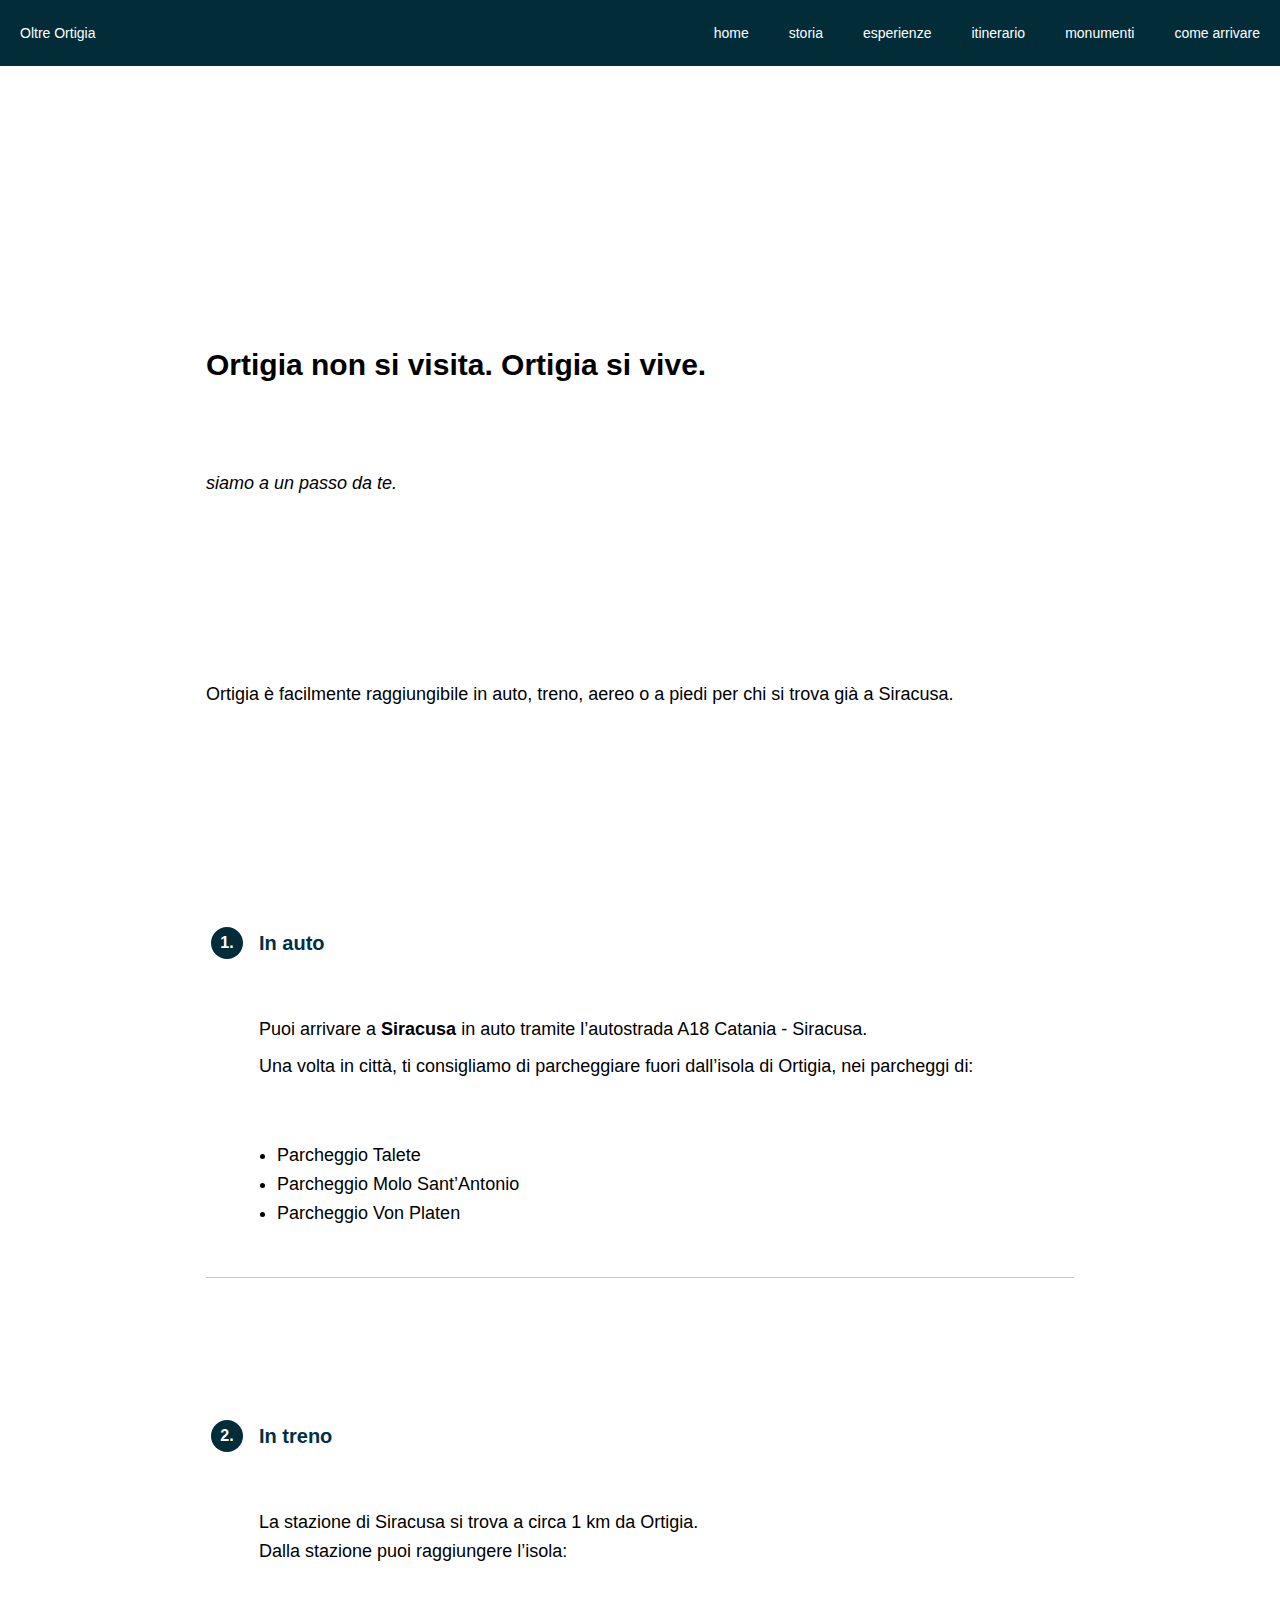
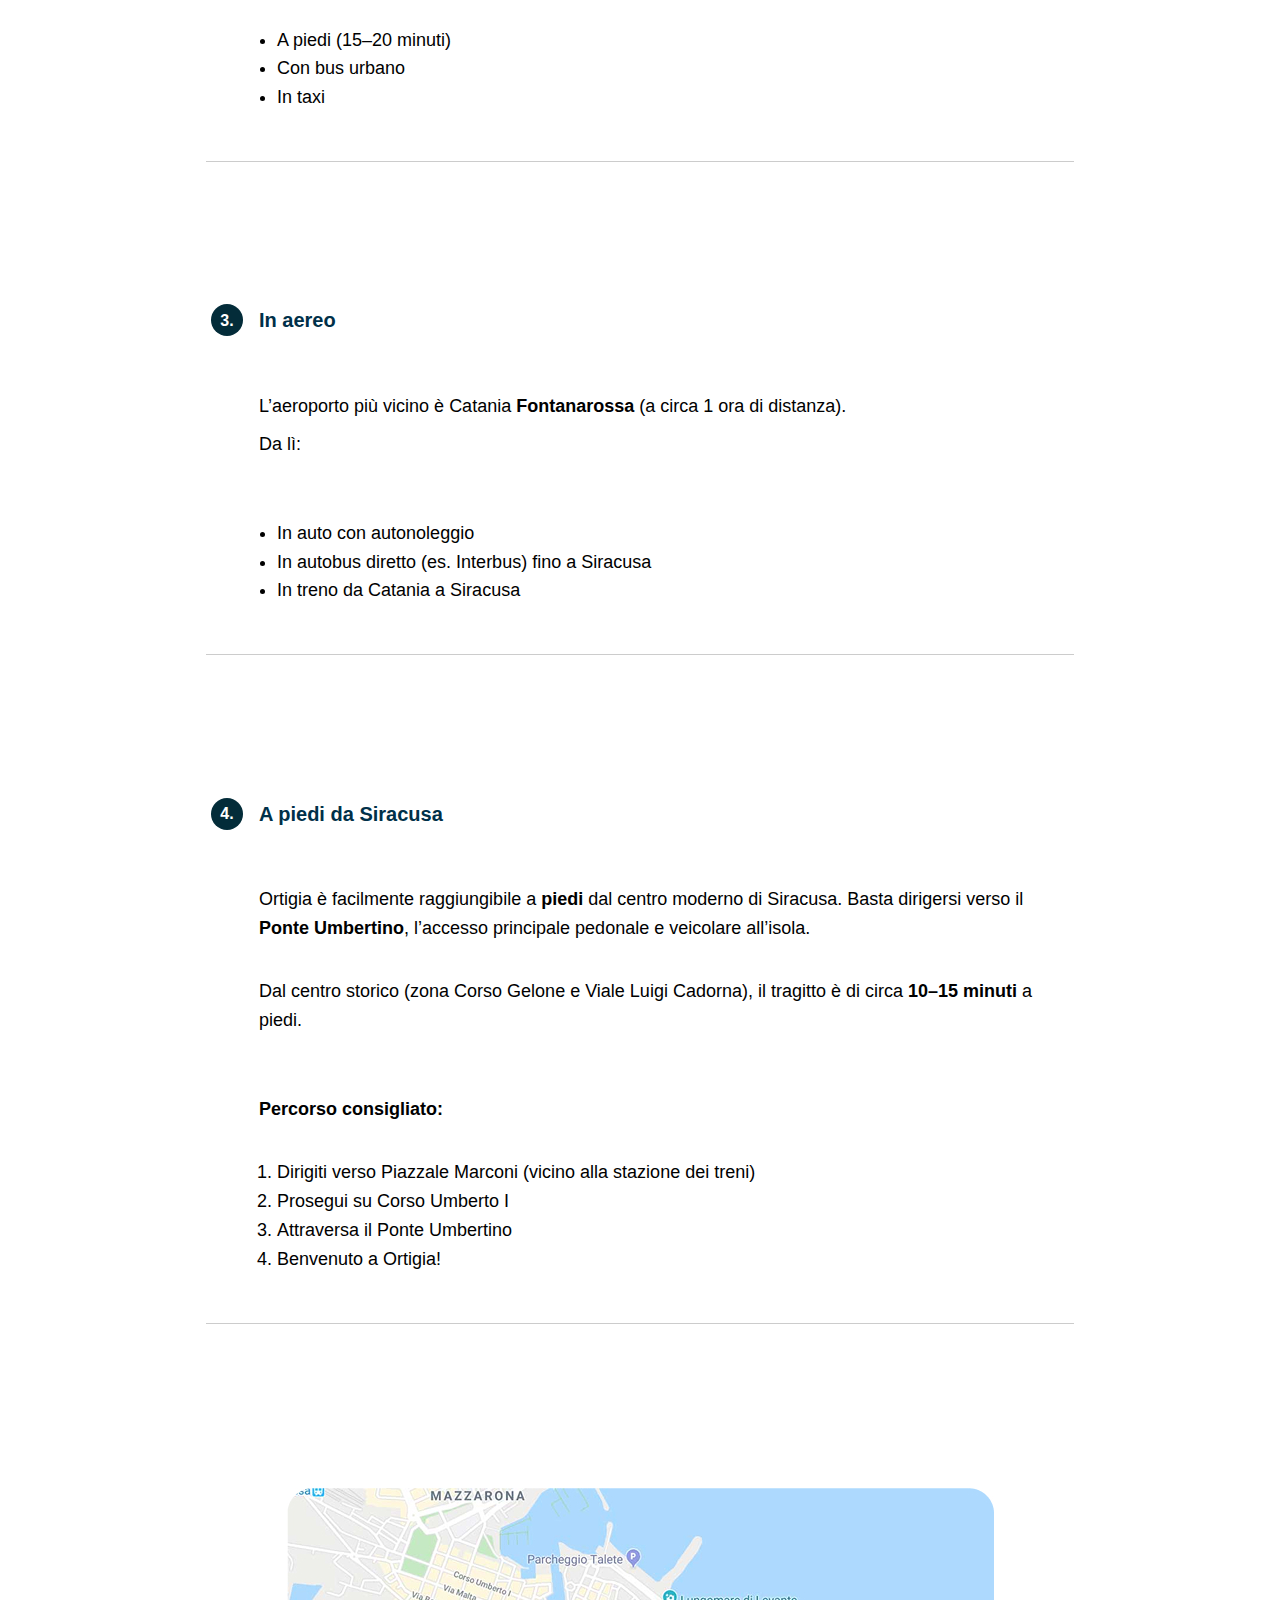
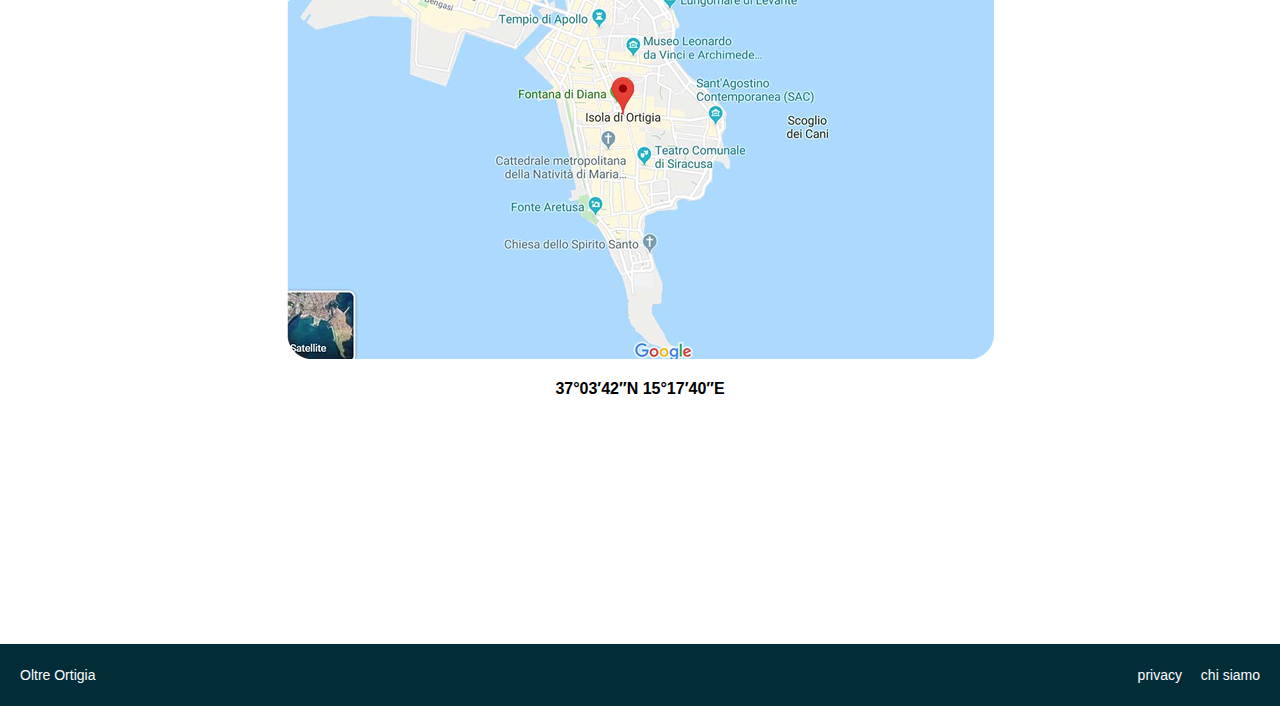
<file: come arrivare.html>
<!DOCTYPE html>
<html lang="it">
<head>
  <meta charset="UTF-8" />
  <meta name="viewport" content="width=device-width, initial-scale=1.0" />
  <title>Come arrivare | Oltre Ortigia</title>
  <link rel="stylesheet" href="css/style.css" />
</head>
<body>

  <header>
    <div class="container">
      <h1><a href="index.html">Oltre Ortigia</a></h1>
  
      <nav>
        <ul>
          <li><a href="index.html">home</a></li>
          <li><a href="storia.html">storia</a></li>
          <li><a href="esperienze.html">esperienze</a></li>
          <li><a href="itinerario.html">itinerario</a></li>
          <li><a href="monumenti.html">monumenti</a></li>
          <li><a href="come arrivare.html">come arrivare</a></li>
        </ul>
      </nav>
    </div>
  </header>

<main><br><br><br><br><br><br>
  <section class="intro">
    <h2>Ortigia non si visita. Ortigia si vive.</h2>
    <p><em>siamo a un passo da te.</em></p><br><br><br><br>
    <p>Ortigia è facilmente raggiungibile in auto, treno, aereo o a piedi per chi si trova già a Siracusa.</p>
  </section><br><br><br><br><br>

  <section class="step">
    <div class="number-circle">1.</div>
    <div>
      <h3>In auto</h3><br>
      <p>Puoi arrivare a <strong>Siracusa</strong> in auto tramite l’autostrada A18 Catania - Siracusa.</p>
      <p>Una volta in città, ti consigliamo di parcheggiare fuori dall’isola di Ortigia, nei parcheggi di:</p><br><br>
      <ul>
        <li>Parcheggio Talete</li>
        <li>Parcheggio Molo Sant’Antonio</li>
        <li>Parcheggio Von Platen</li>
      </ul>
    </div>
  </section>
  <hr>
  <br><br><br><br>

  <section class="step">
    <div class="number-circle">2.</div>
    <div>
      <h3>In treno</h3><br>
      <p>La stazione di Siracusa si trova a circa 1 km da Ortigia. <br>
      Dalla stazione puoi raggiungere l’isola:</p><br><br>
      <ul>
        <li>A piedi (15–20 minuti)</li>
        <li>Con bus urbano</li>
        <li>In taxi</li>
      </ul>
    </div>
  </section>
  <hr>
  <br><br><br><br>

  <section class="step">
    <div class="number-circle">3.</div>
    <div>
      <h3>In aereo</h3><br>
      <p>L’aeroporto più vicino è Catania <strong>Fontanarossa</strong> (a circa 1 ora di distanza).</p>
      <p>Da lì:</p><br><br>
      <ul>
        <li>In auto con autonoleggio</li>
        <li>In autobus diretto (es. Interbus) fino a Siracusa</li>
        <li>In treno da Catania a Siracusa</li>
      </ul>
    </div>
  </section>
  <hr>
  <br><br><br><br>

  <section class="step">
    <div class="number-circle">4.</div>
    <div>
      <h3>A piedi da Siracusa</h3> <br>
      <p>Ortigia è facilmente raggiungibile a <strong>piedi</strong> dal centro moderno di Siracusa. Basta dirigersi verso il <strong>Ponte Umbertino</strong>, l’accesso principale pedonale e veicolare all’isola.</p> <br>
      <p>Dal centro storico (zona Corso Gelone e Viale Luigi Cadorna), il tragitto è di circa <strong>10–15 minuti</strong> a piedi.</p> <br><br>
      <p><strong>Percorso consigliato:</strong></p><br>
      <ol>
        <li>Dirigiti verso Piazzale Marconi (vicino alla stazione dei treni)</li>
        <li>Prosegui su Corso Umberto I</li>
        <li>Attraversa il Ponte Umbertino</li>
        <li>Benvenuto a Ortigia!</li>
      </ol>
    </div>
  </section>
  <hr>
  <br><br><br>

  <div class="map">
    <img src="img/ortigia-mappa 1.jpg" alt="Mappa Ortigia" />
    <p><strong>37°03′42″N 15°17′40″E</strong></p>
  </div>
</main><br><br><br><br>

<footer>
  <div class="container">
    <span>Oltre Ortigia</span>
    <div>
      <a href="#">privacy</a>
      <a href="index.html">chi siamo</a>
    </div>
  </div>
</footer>
</body>
</html>
</file>
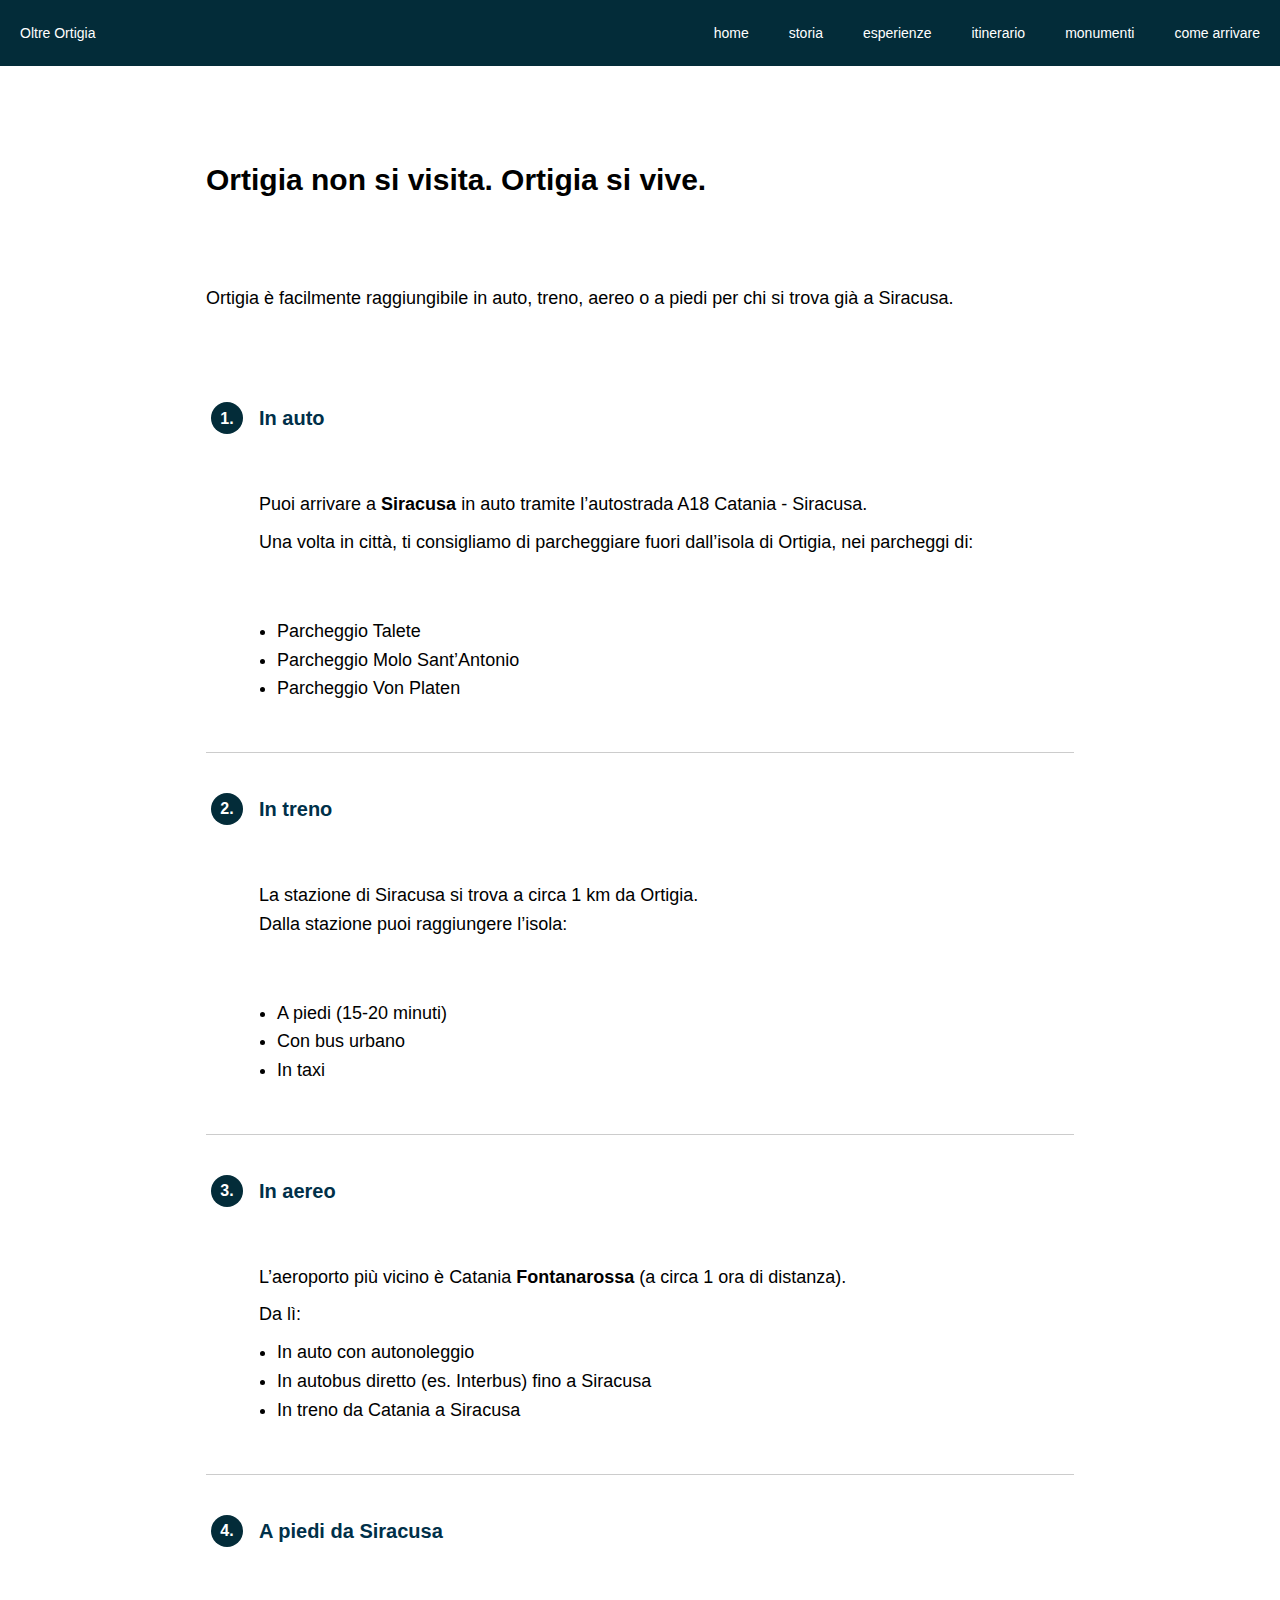
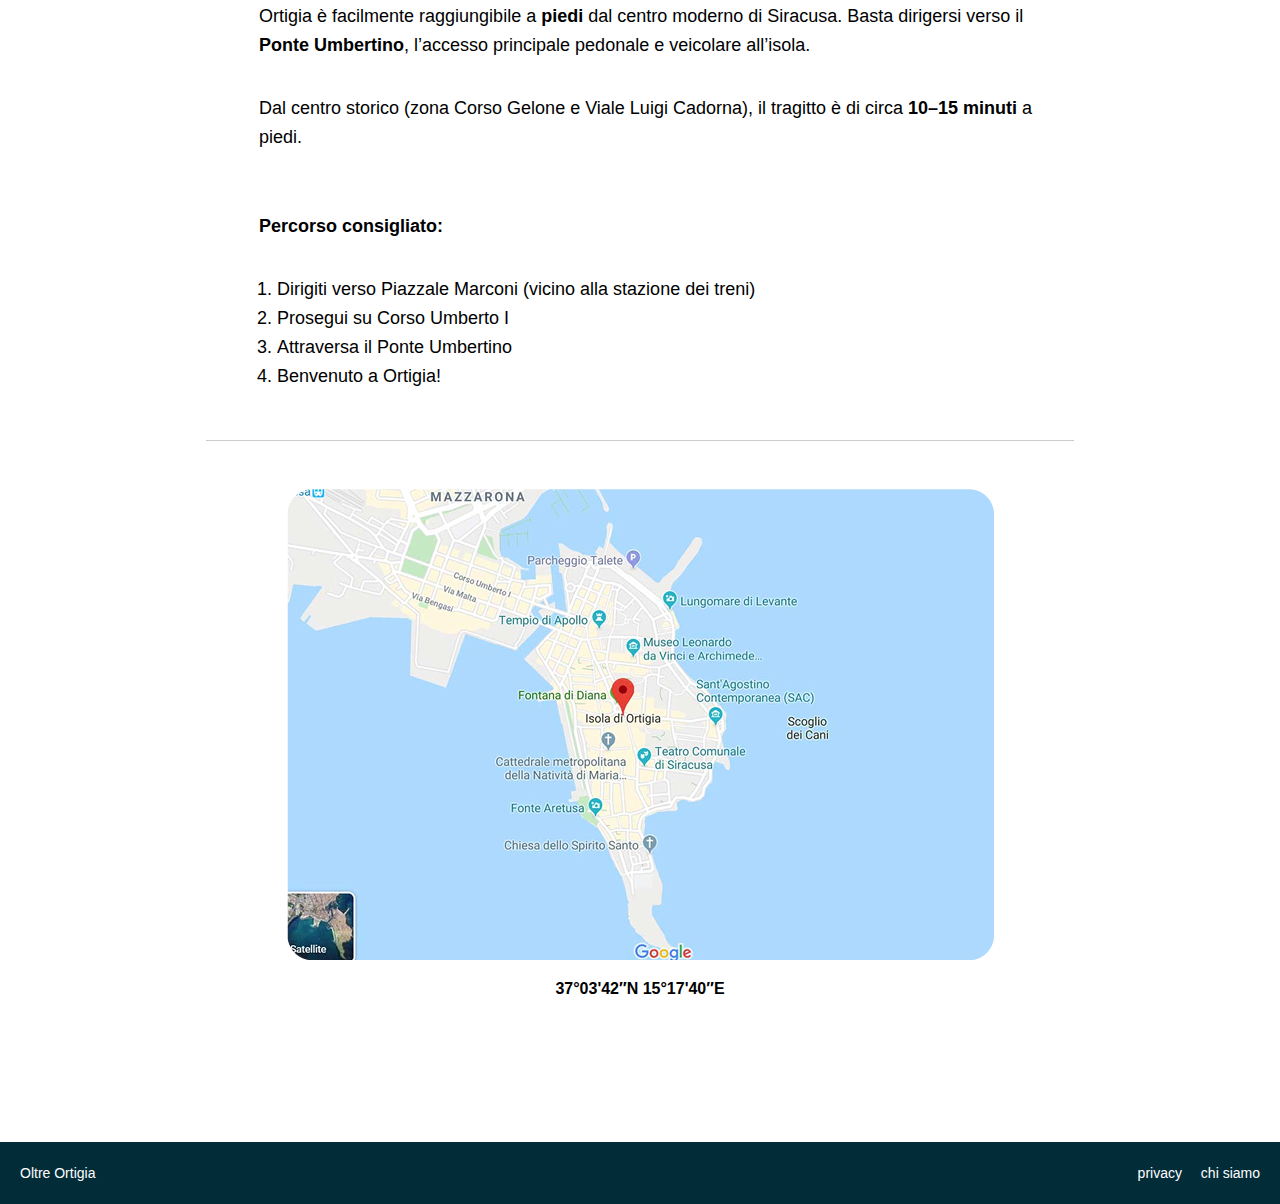
<file: come-arrivare.html>
<!DOCTYPE html>
<html lang="it">
<head>
  <meta charset="UTF-8" />
  <meta name="viewport" content="width=device-width, initial-scale=1.0">
  <title>Come arrivare | Oltre Ortigia</title>
  <link rel="stylesheet" href="css/style.css" />
</head>
<body>



  <header>
    <div class="container">
      <h1><a href="index.html">Oltre Ortigia</a></h1>
  
      <nav>
        <ul>
          <li><a href="index.html">home</a></li>
          <li><a href="storia.html">storia</a></li>
          <li><a href="esperienze.html">esperienze</a></li>
          <li><a href="itinerario.html">itinerario</a></li>
          <li><a href="monumenti.html">monumenti</a></li>
          <li><a href="come-arrivare.html">come arrivare</a></li>
        </ul>
      </nav>
    </div>
  </header>

<main>
  <section class="intro">
    <h2>Ortigia non si visita. Ortigia si vive.</h2>
   
    <p>Ortigia è facilmente raggiungibile in auto, treno, aereo o a piedi per chi si trova già a Siracusa.</p>
</section>

  <section class="step">
    <div class="number-circle">1.</div>
    <div>
      <h3>In auto</h3><br>
      <p>Puoi arrivare a <strong>Siracusa</strong> in auto tramite l’autostrada A18 Catania - Siracusa.</p>
      <p>Una volta in città, ti consigliamo di parcheggiare fuori dall’isola di Ortigia, nei parcheggi di:</p><br><br>
      <ul>
        <li>Parcheggio Talete</li>
        <li>Parcheggio Molo Sant’Antonio</li>
        <li>Parcheggio Von Platen</li>
      </ul>
    </div>
  </section>
  <hr>
 

  <section class="step">
    <div class="number-circle">2.</div>
    <div>
      <h3>In treno</h3><br>
      <p>La stazione di Siracusa si trova a circa 1 km da Ortigia. <br>
      Dalla stazione puoi raggiungere l’isola:</p><br><br>
      <ul>
        <li>A piedi (15-20 minuti)</li>
        <li>Con bus urbano</li>
        <li>In taxi</li>
      </ul>
    </div>
  </section>
  <hr>


  <section class="step">
    <div class="number-circle">3.</div>
    <div>
      <h3>In aereo</h3><br>
      <p>L’aeroporto più vicino è Catania <strong>Fontanarossa</strong> (a circa 1 ora di distanza).</p>
      <p>Da lì:</p>
      <ul>
        <li>In auto con autonoleggio</li>
        <li>In autobus diretto (es. Interbus) fino a Siracusa</li>
        <li>In treno da Catania a Siracusa</li>
      </ul>
    </div>
  </section>
  <hr>


  <section class="step">
    <div class="number-circle">4.</div>
    <div>
      <h3>A piedi da Siracusa</h3> <br>
      <p>Ortigia è facilmente raggiungibile a <strong>piedi</strong> dal centro moderno di Siracusa. Basta dirigersi verso il <strong>Ponte Umbertino</strong>, l’accesso principale pedonale e veicolare all’isola.</p> <br>
      <p>Dal centro storico (zona Corso Gelone e Viale Luigi Cadorna), il tragitto è di circa <strong>10–15 minuti</strong> a piedi.</p> <br><br>
      <p><strong>Percorso consigliato:</strong></p><br>
      <ol>
        <li>Dirigiti verso Piazzale Marconi (vicino alla stazione dei treni)</li>
        <li>Prosegui su Corso Umberto I</li>
        <li>Attraversa il Ponte Umbertino</li>
        <li>Benvenuto a Ortigia!</li>
      </ol>
    </div>
  </section>
  <hr>


  <div class="map">
    <img src="img/ortigia-mappa 1.jpg" alt="Mappa Ortigia" />
    <p><strong>37°03'42″N 15°17'40″E</strong></p>
  </div>
</main>

<footer>
  <div class="container">
    <span>Oltre Ortigia</span>
    <div>
      <a href="#">privacy</a>
      <a href="index.html">chi siamo</a>
    </div>
  </div>
</footer>
</body>
</html>
</file>
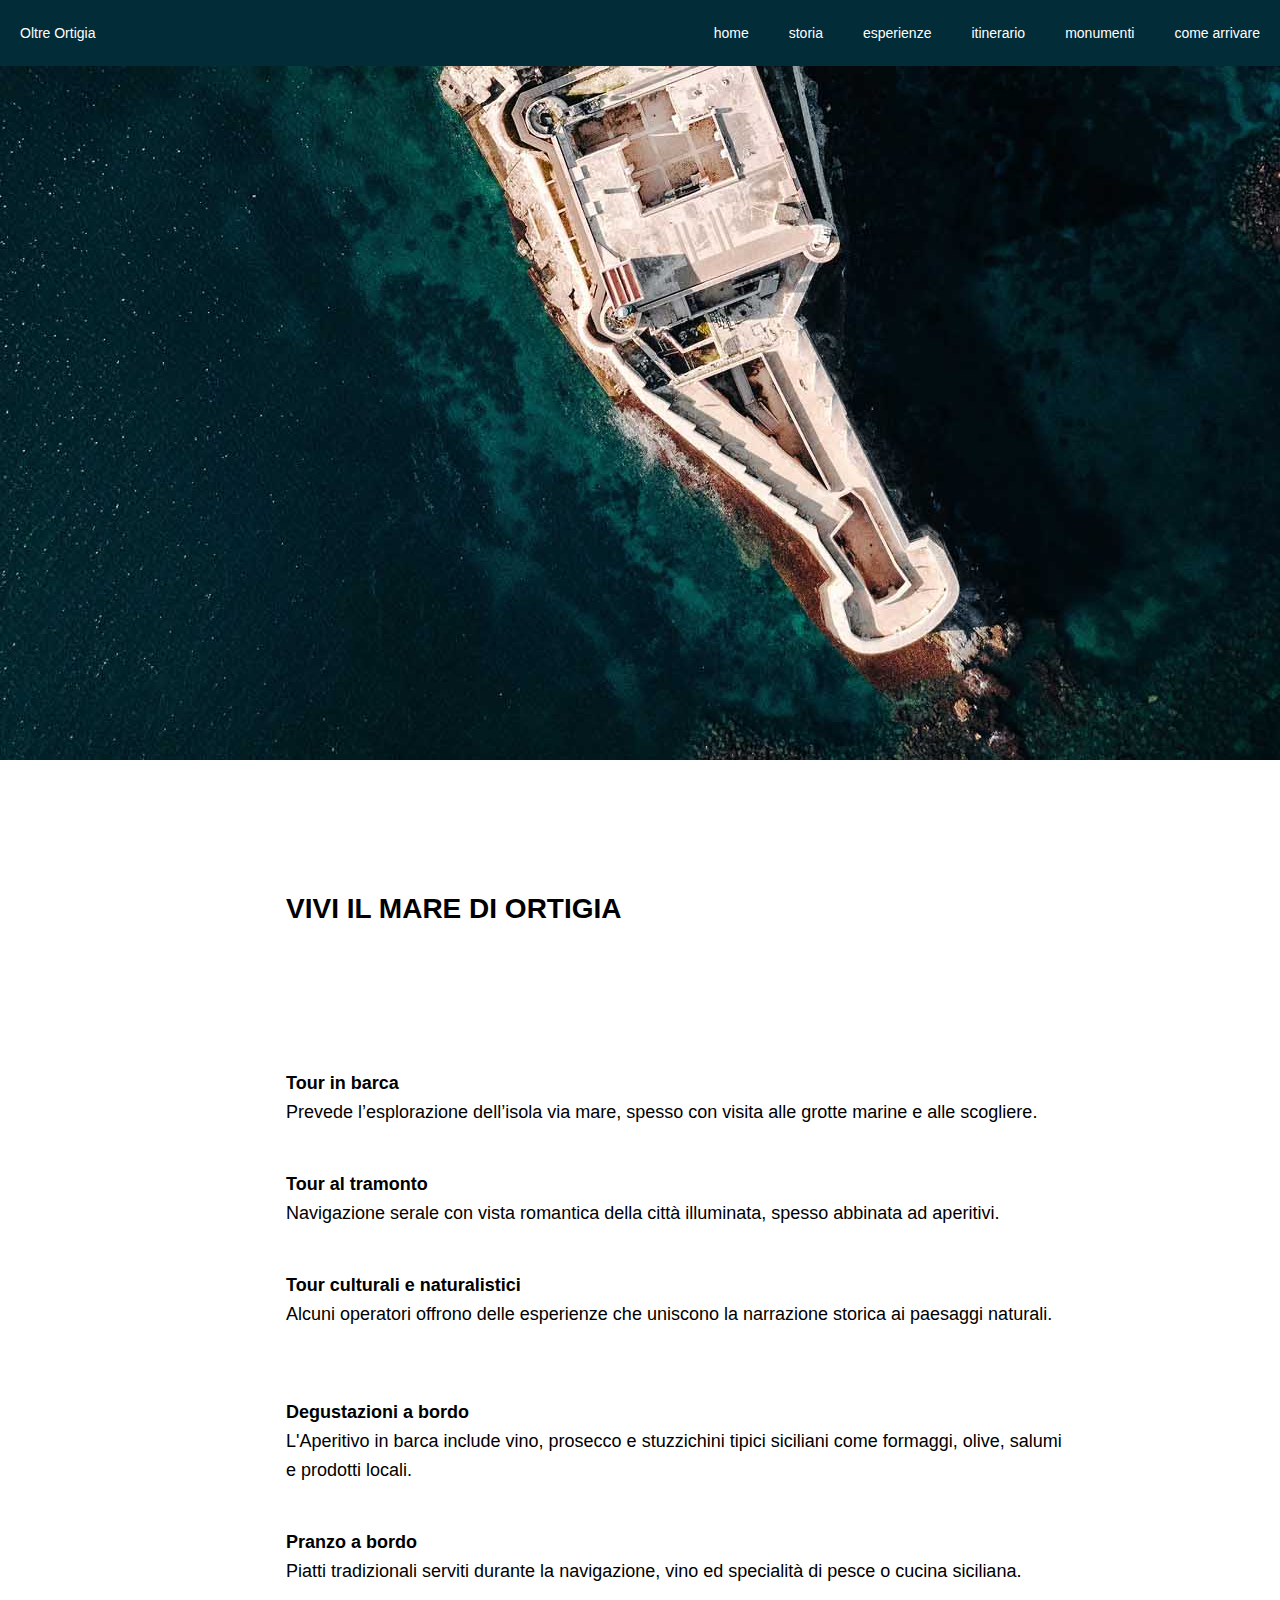
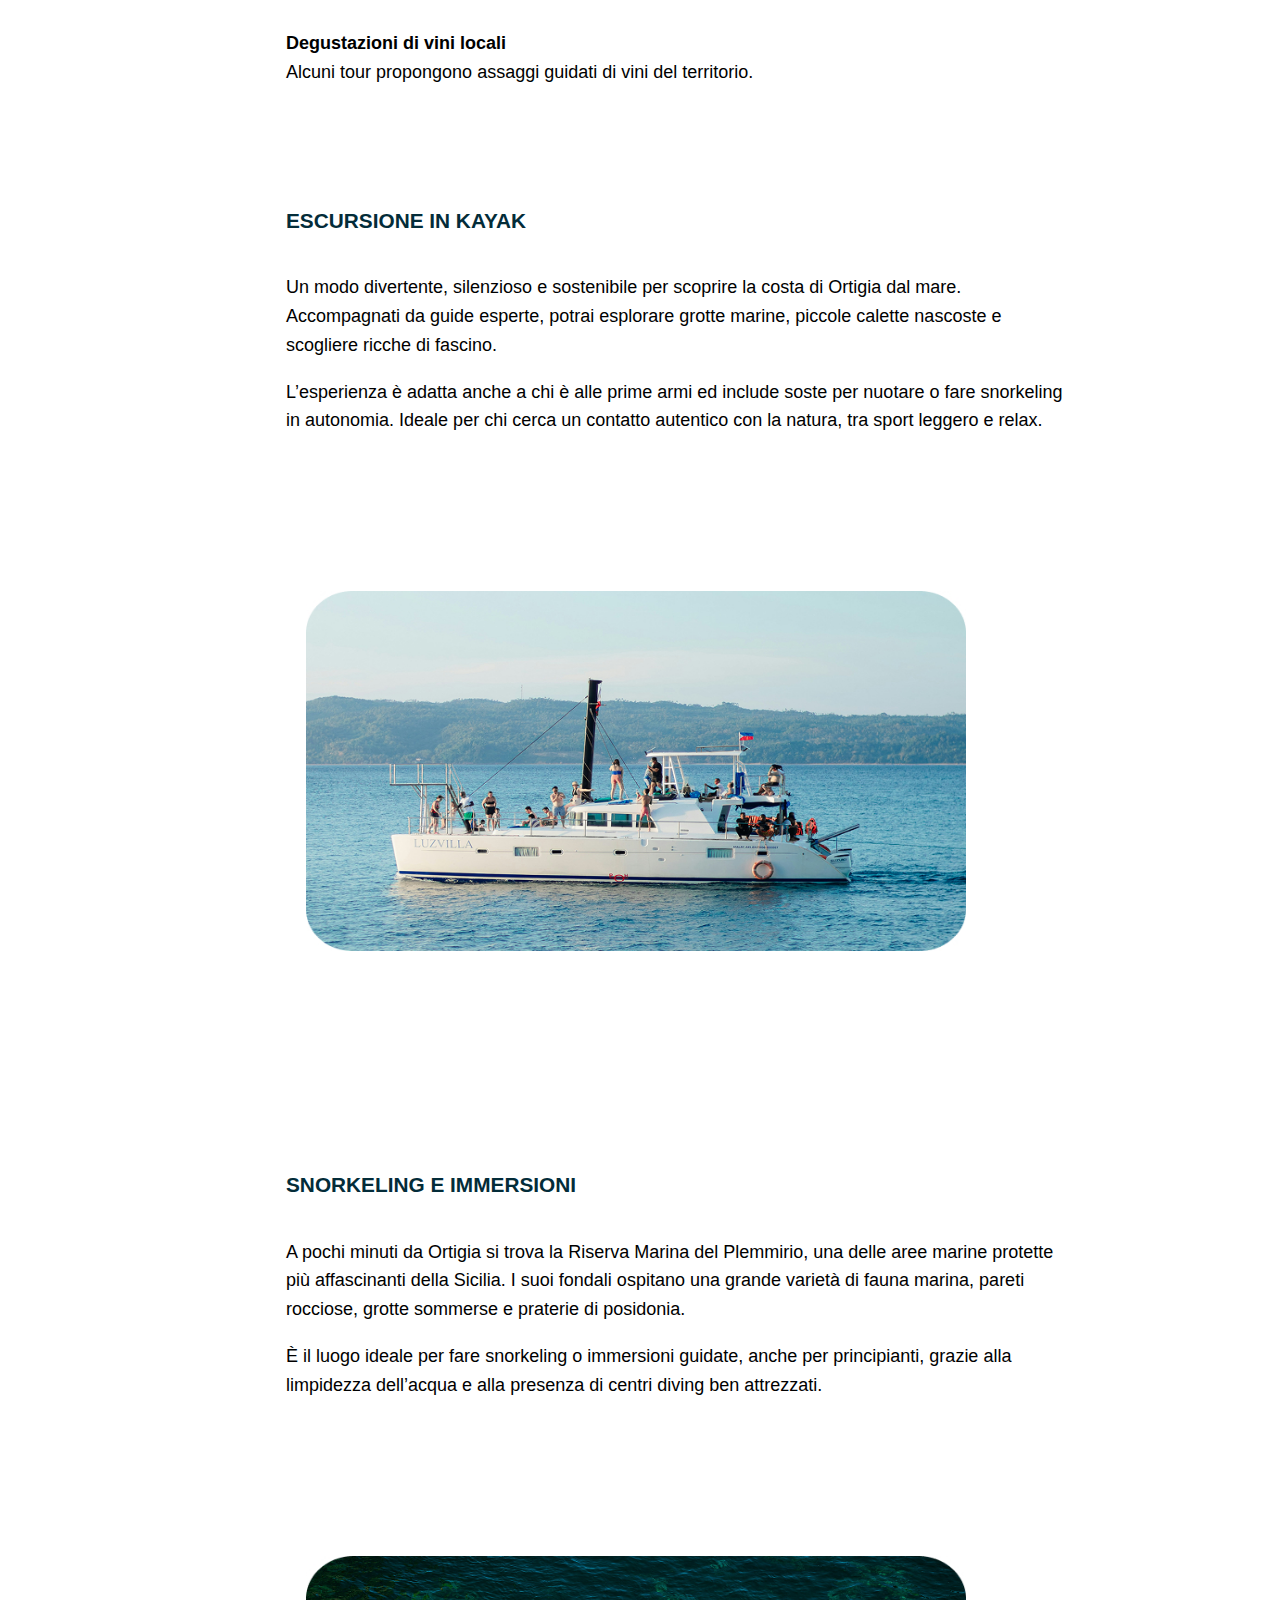
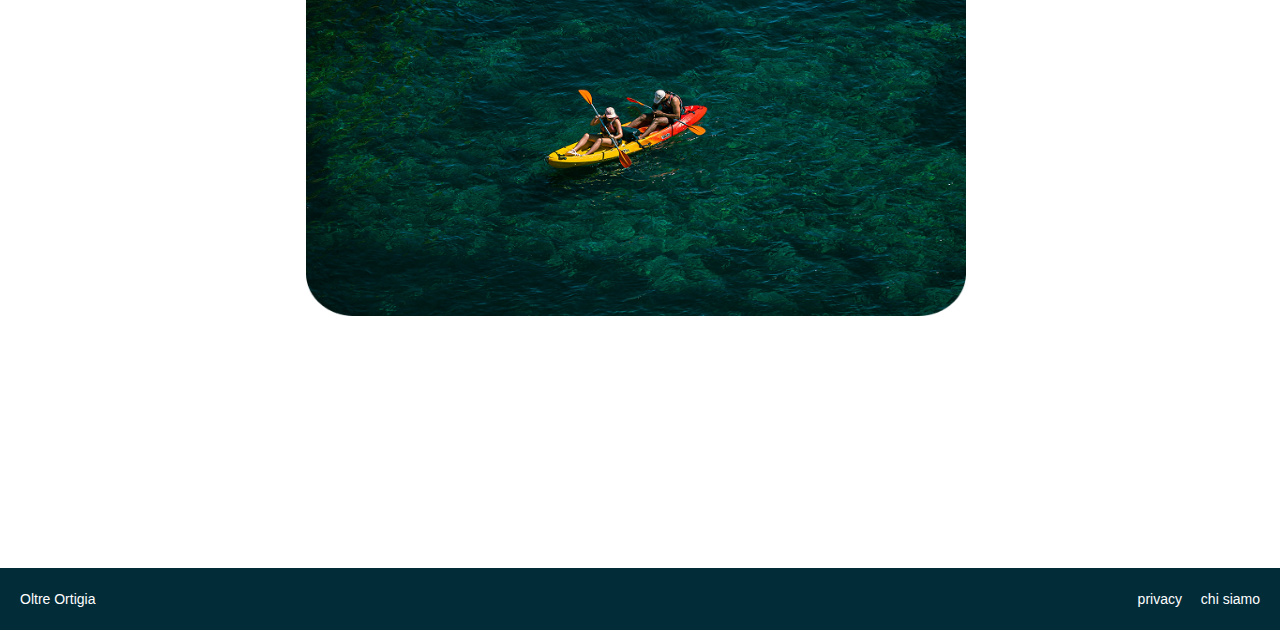
<file: esperienze.html>
<!DOCTYPE html>
<html lang="it">
<head>
  <meta charset="UTF-8" />
  <meta name="viewport" content="width=device-width, initial-scale=1.0">
  <title>Vivi il mare di Ortigia | Oltre Ortigia</title>
  <link rel="stylesheet" href="css/style.css" />
</head>
<body>

  <header>
    <div class="container">
      <h1><a href="index.html">Oltre Ortigia</a></h1>
  
      <nav>
        <ul>
          <li><a href="index.html">home</a></li>
          <li><a href="storia.html">storia</a></li>
          <li><a href="esperienze.html">esperienze</a></li>
          <li><a href="itinerario.html">itinerario</a></li>
          <li><a href="monumenti.html">monumenti</a></li>
          <li><a href="come-arrivare.html">come arrivare</a></li>
        </ul>
      </nav>
    </div>
  </header>

  <section class="hero-image">
    <img src="img/home3.jpg" alt="Immagine Pagina 1">
  </section>

<main>
  <h2 class="titolo">VIVI IL MARE DI ORTIGIA</h2><br><br><br>

  <section class="experience-text">
    <p><strong>Tour in barca</strong><br>
      Prevede l’esplorazione dell’isola via mare, spesso con visita alle grotte marine e alle scogliere.
    </p> <br>

    <p><strong>Tour al tramonto</strong><br>
      Navigazione serale con vista romantica della città illuminata, spesso abbinata ad aperitivi.
    </p><br>

    <p><strong>Tour culturali e naturalistici</strong><br>
      Alcuni operatori offrono delle esperienze che uniscono la narrazione storica ai paesaggi naturali.
    </p><br><br>

    <p><strong>Degustazioni a bordo</strong><br>
      L'Aperitivo in barca include vino, prosecco e stuzzichini tipici siciliani come formaggi, olive, salumi e prodotti locali.
    </p><br>

    <p><strong>Pranzo a bordo</strong><br>
      Piatti tradizionali serviti durante la navigazione, vino ed specialità di pesce o cucina siciliana.
    </p><br>

    <p><strong>Degustazioni di vini locali</strong><br>
      Alcuni tour propongono assaggi guidati di vini del territorio.
    </p><br><br>
  </section>

  <section class="experience">
    <h3>ESCURSIONE IN KAYAK</h3><br>
    <p>Un modo divertente, silenzioso e sostenibile per scoprire la costa di Ortigia dal mare. Accompagnati da guide esperte, potrai esplorare grotte marine, piccole calette nascoste e scogliere ricche di fascino.</p>
    <p>L’esperienza è adatta anche a chi è alle prime armi ed include soste per nuotare o fare snorkeling in autonomia. Ideale per chi cerca un contatto autentico con la natura, tra sport leggero e relax.</p> <br><br><br><br>
    <img src="img/karl-joshua-bernal-gIyT7gV9-z0-unsplash 1.jpg" alt="Escursione in barca" />
  </section><br><br>

  <section class="experience">
    <h3>SNORKELING E IMMERSIONI</h3> <br>
    <p>A pochi minuti da Ortigia si trova la Riserva Marina del Plemmirio, una delle aree marine protette più affascinanti della Sicilia. I suoi fondali ospitano una grande varietà di fauna marina, pareti rocciose, grotte sommerse e praterie di posidonia.</p>
    <p>È il luogo ideale per fare snorkeling o immersioni guidate, anche per principianti, grazie alla limpidezza dell’acqua e alla presenza di centri diving ben attrezzati.</p><br><br><br><br>
    <img src="img/zac-wolff-WKyd5FNa_eg-unsplash.jpg" alt="Snorkeling in kayak" />
  </section> <br><br><br><br>
</main>

<footer>
  <div class="container">
    <span>Oltre Ortigia</span>
    <div>
      <a href="#">privacy</a>
      <a href="index.html">chi siamo</a>
    </div>
  </div>
</footer>
</body>
</html>
</file>
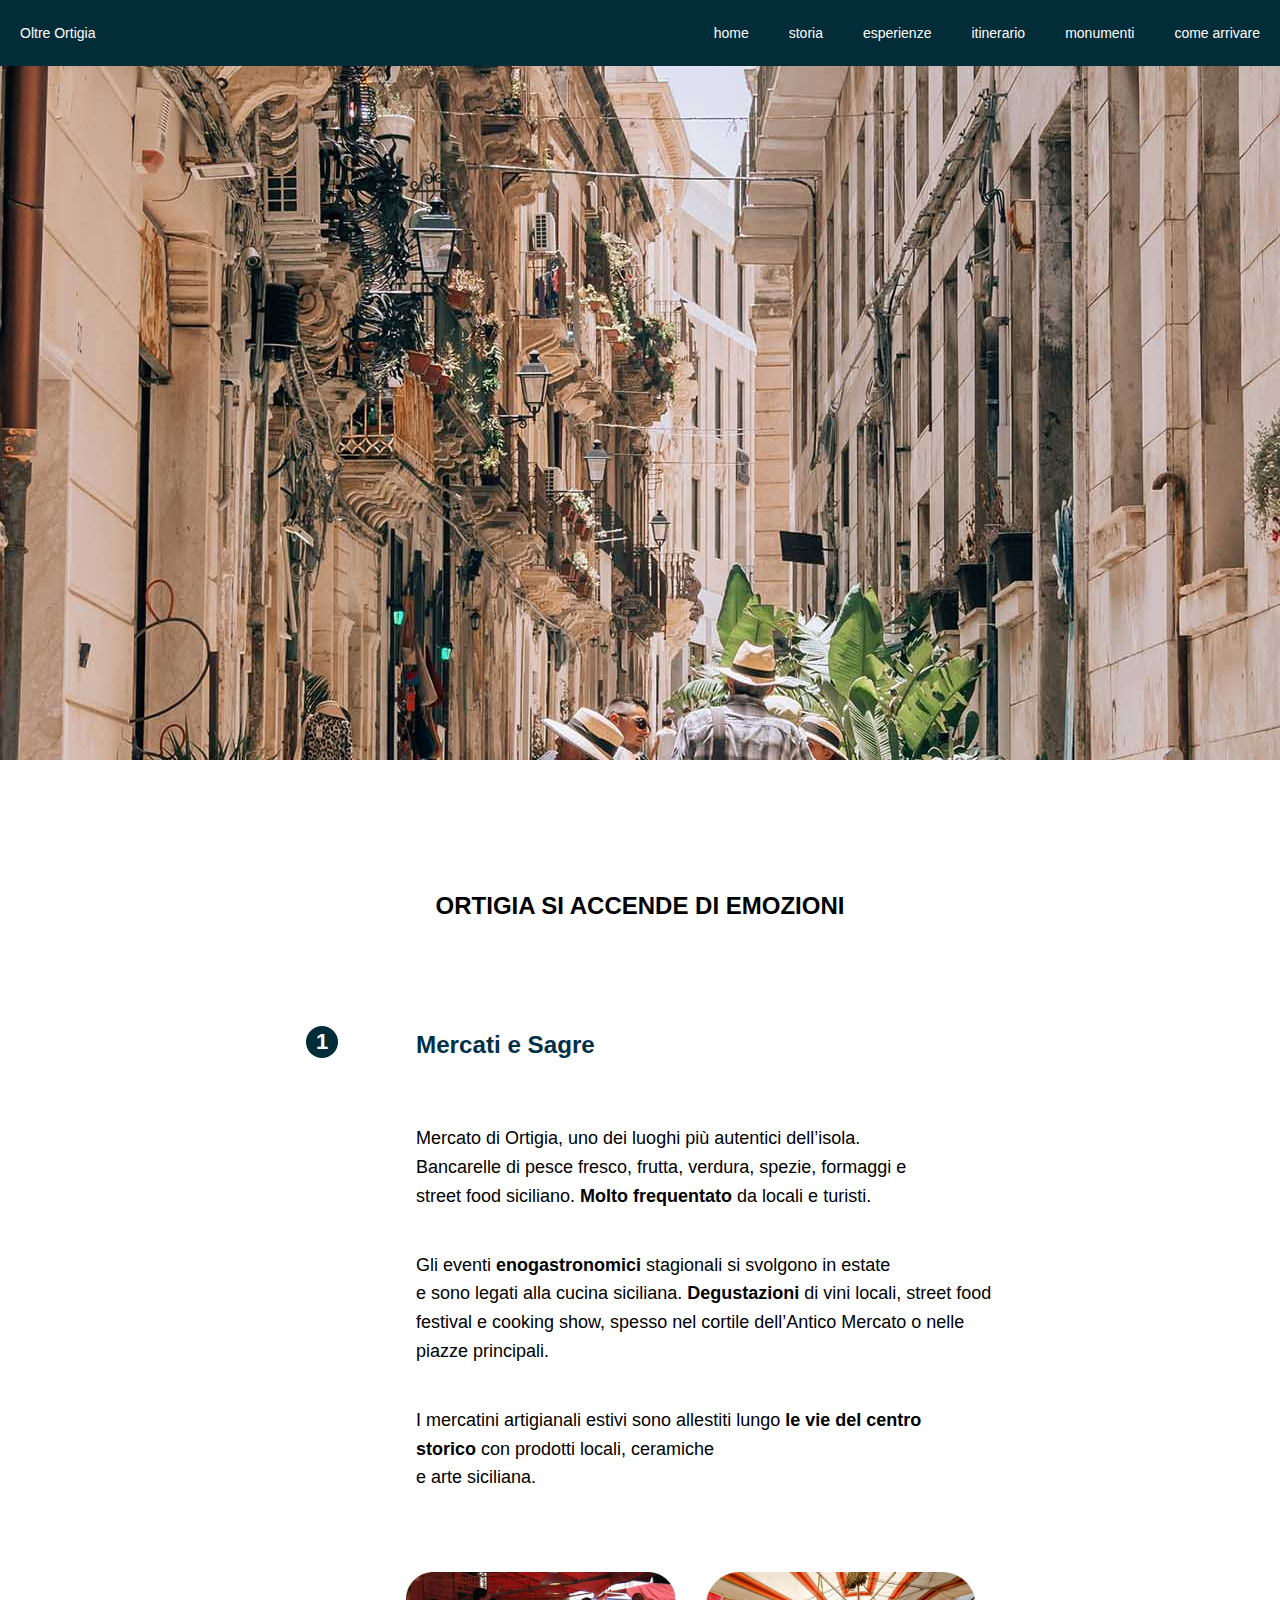
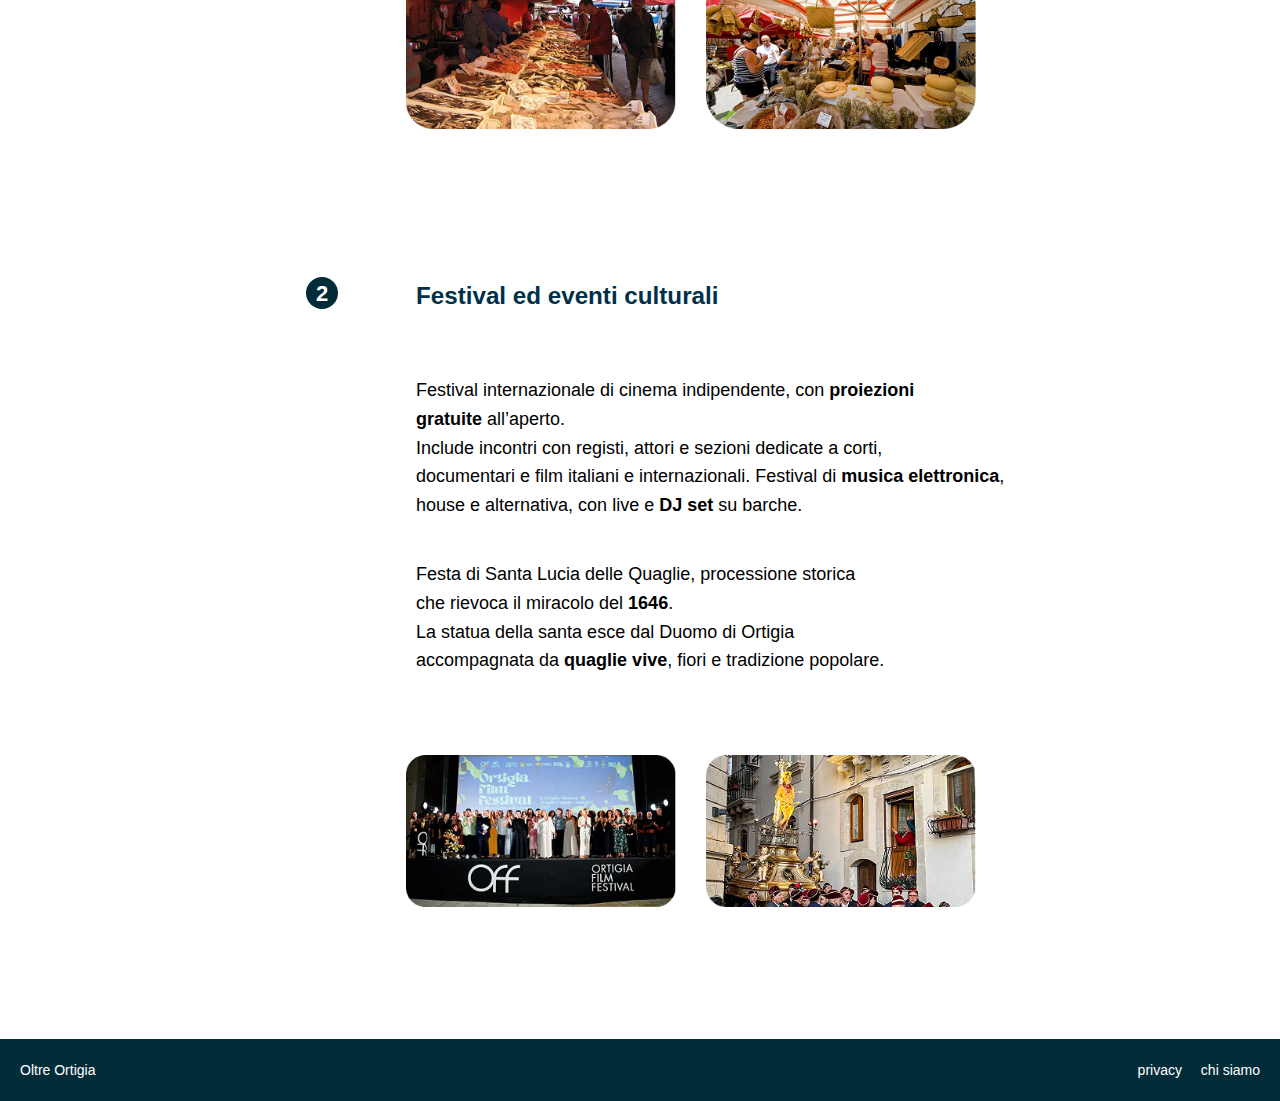
<file: itinerario.html>
<!DOCTYPE html>
<html lang="it">
<head>
  <meta charset="UTF-8" />
  <meta name="viewport" content="width=device-width, initial-scale=1.0">
  <title>Oltre Ortigia</title>
  <link rel="stylesheet" href="css/style.css" />
</head>
<body>

  <header>
    <div class="container">
      <h1><a href="index.html">Oltre Ortigia</a></h1>
  
      <nav>
        <ul>
          <li><a href="index.html">home</a></li>
          <li><a href="storia.html">storia</a></li>
          <li><a href="esperienze.html">esperienze</a></li>
          <li><a href="itinerario.html">itinerario</a></li>
          <li><a href="monumenti.html">monumenti</a></li>
          <li><a href="come-arrivare.html">come arrivare</a></li>
        </ul>
      </nav>
    </div>
  </header>

  <section class="hero-image">
    <img src="img/home4.jpg" alt="Immagine Pagina 1">
  </section>

<main>
  <h2>ORTIGIA SI ACCENDE DI EMOZIONI</h2>

  <div class="section">
    <div class="section-number">
      <div class="number-circle">1</div>
      <div class="section-title">Mercati e Sagre</div>
    </div>
    <div class="section-content">
      <p>Mercato di Ortigia, uno dei luoghi più autentici dell’isola. <br>Bancarelle di pesce fresco, frutta, verdura, spezie, formaggi e <br>street food siciliano. <strong>Molto frequentato</strong> da locali e turisti.</p> 
      
      <p>Gli eventi <strong>enogastronomici</strong> stagionali si svolgono in estate <br>e sono legati alla cucina siciliana.
      <strong>Degustazioni</strong> di vini locali, street food <br>festival e cooking show, spesso nel cortile dell’Antico Mercato o nelle <br>piazze principali.</p>
     
      <p>I mercatini artigianali estivi sono allestiti lungo <strong>le vie del centro <br>storico</strong> con prodotti locali, ceramiche <br>e arte siciliana.</p>
      <div class="images-row">
        <img src="img/image 6.jpg" alt="Bancarella mercato" />
        <img src="img/image 9.jpg" alt="Prodotti tipici" />
      </div>
    </div>
  </div>

  <div class="section">
    <div class="section-number">
      <div class="number-circle">2</div>
      <div class="section-title">Festival ed eventi culturali</div>
    </div>
    <div class="section-content">
      <p>Festival internazionale di cinema indipendente, con <strong>proiezioni <br> gratuite</strong> all’aperto. <br>
      Include incontri con registi, attori e sezioni dedicate a corti, <br> documentari e film italiani e internazionali. 
      Festival di <strong>musica elettronica</strong>, <br>house e alternativa, con live e <strong>DJ set</strong> su barche.</p>
      
      <p>Festa di Santa Lucia delle Quaglie, processione storica <br> che rievoca il miracolo del <strong>1646</strong>. <br>La statua della santa esce dal Duomo di Ortigia <br> accompagnata da <strong>quaglie vive</strong>,
       fiori e tradizione popolare.</p> 
      <div class="images-row"> 
        <img src="img/image 7.jpg" alt="Festival Ortigia" />
        <img src="img/image 8.jpg" alt="Processione Santa Lucia" />
      </div>
    </div>
  </div>
</main>

<footer>
  <div class="container">
    <span>Oltre Ortigia</span>
    <div>
      <a href="#">privacy</a>
      <a href="index.html">chi siamo</a>
    </div>
  </div>
</footer>
</body>
</html>
</file>
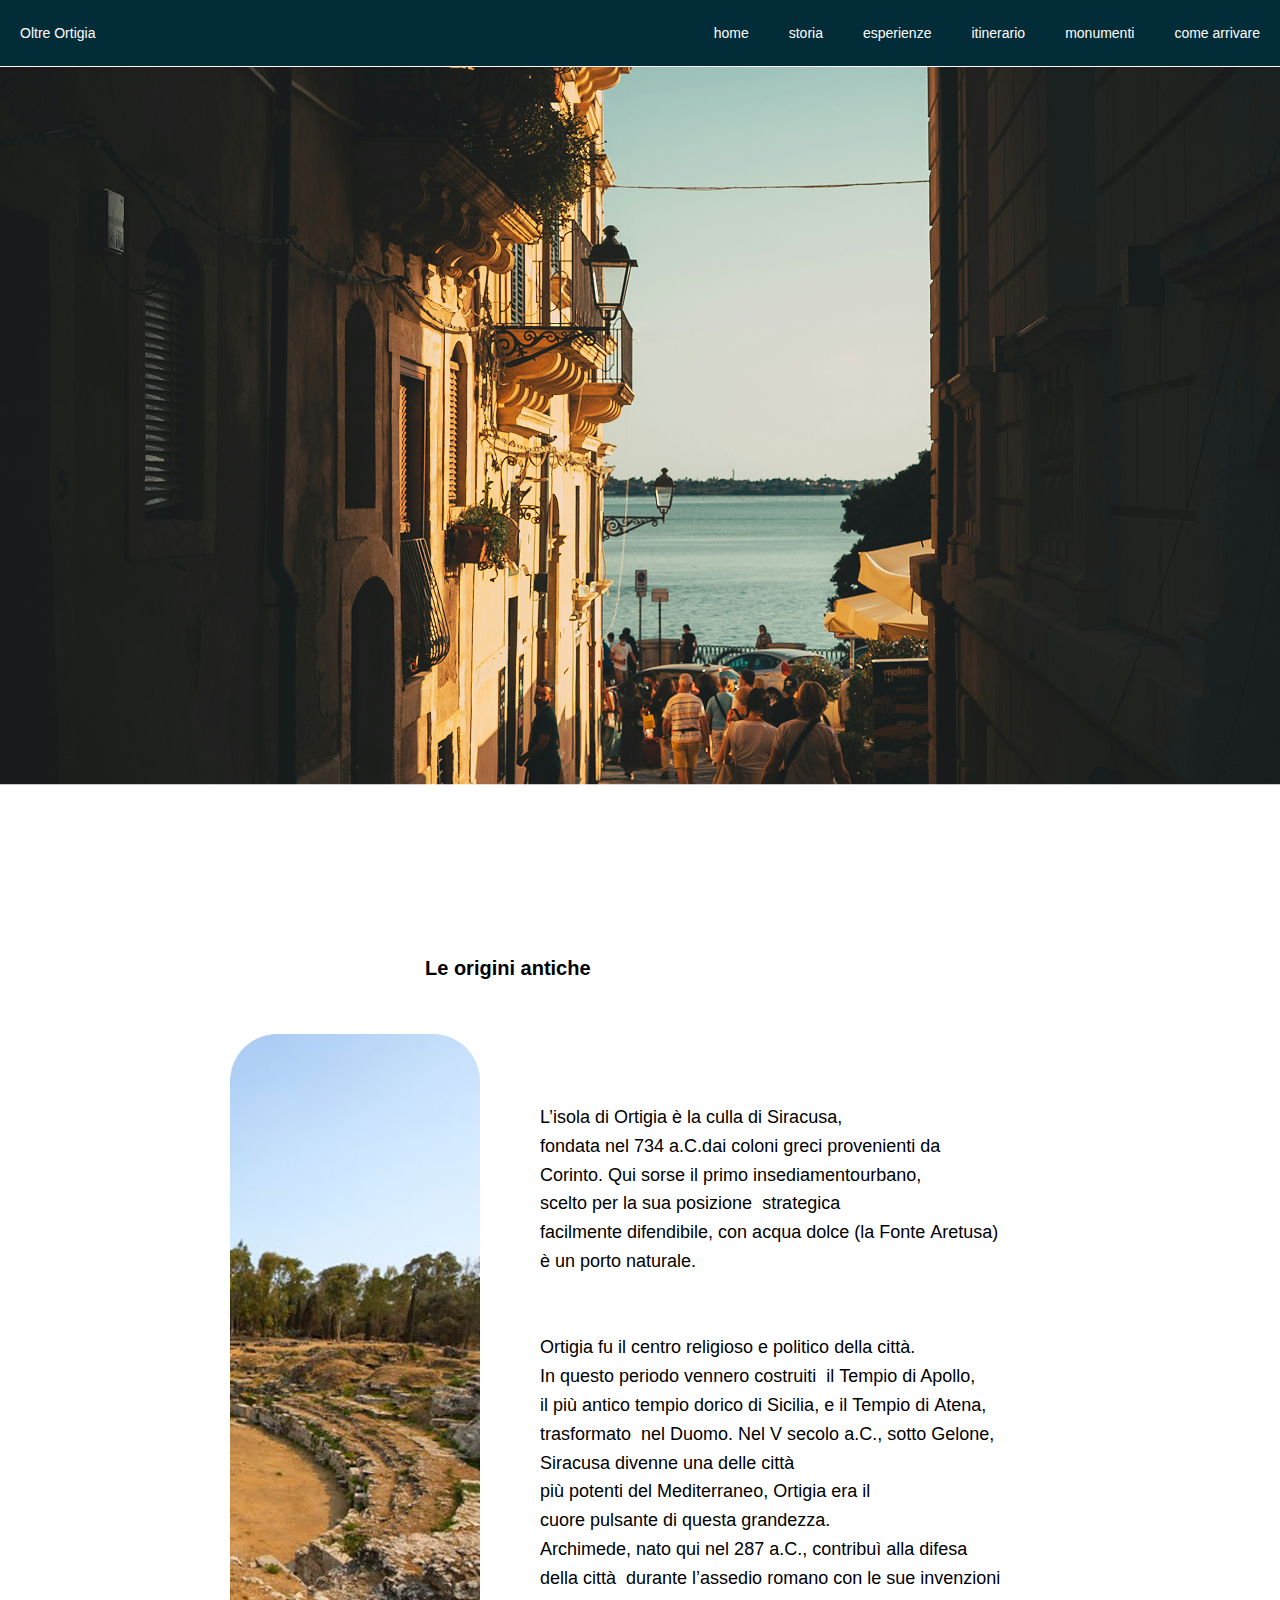
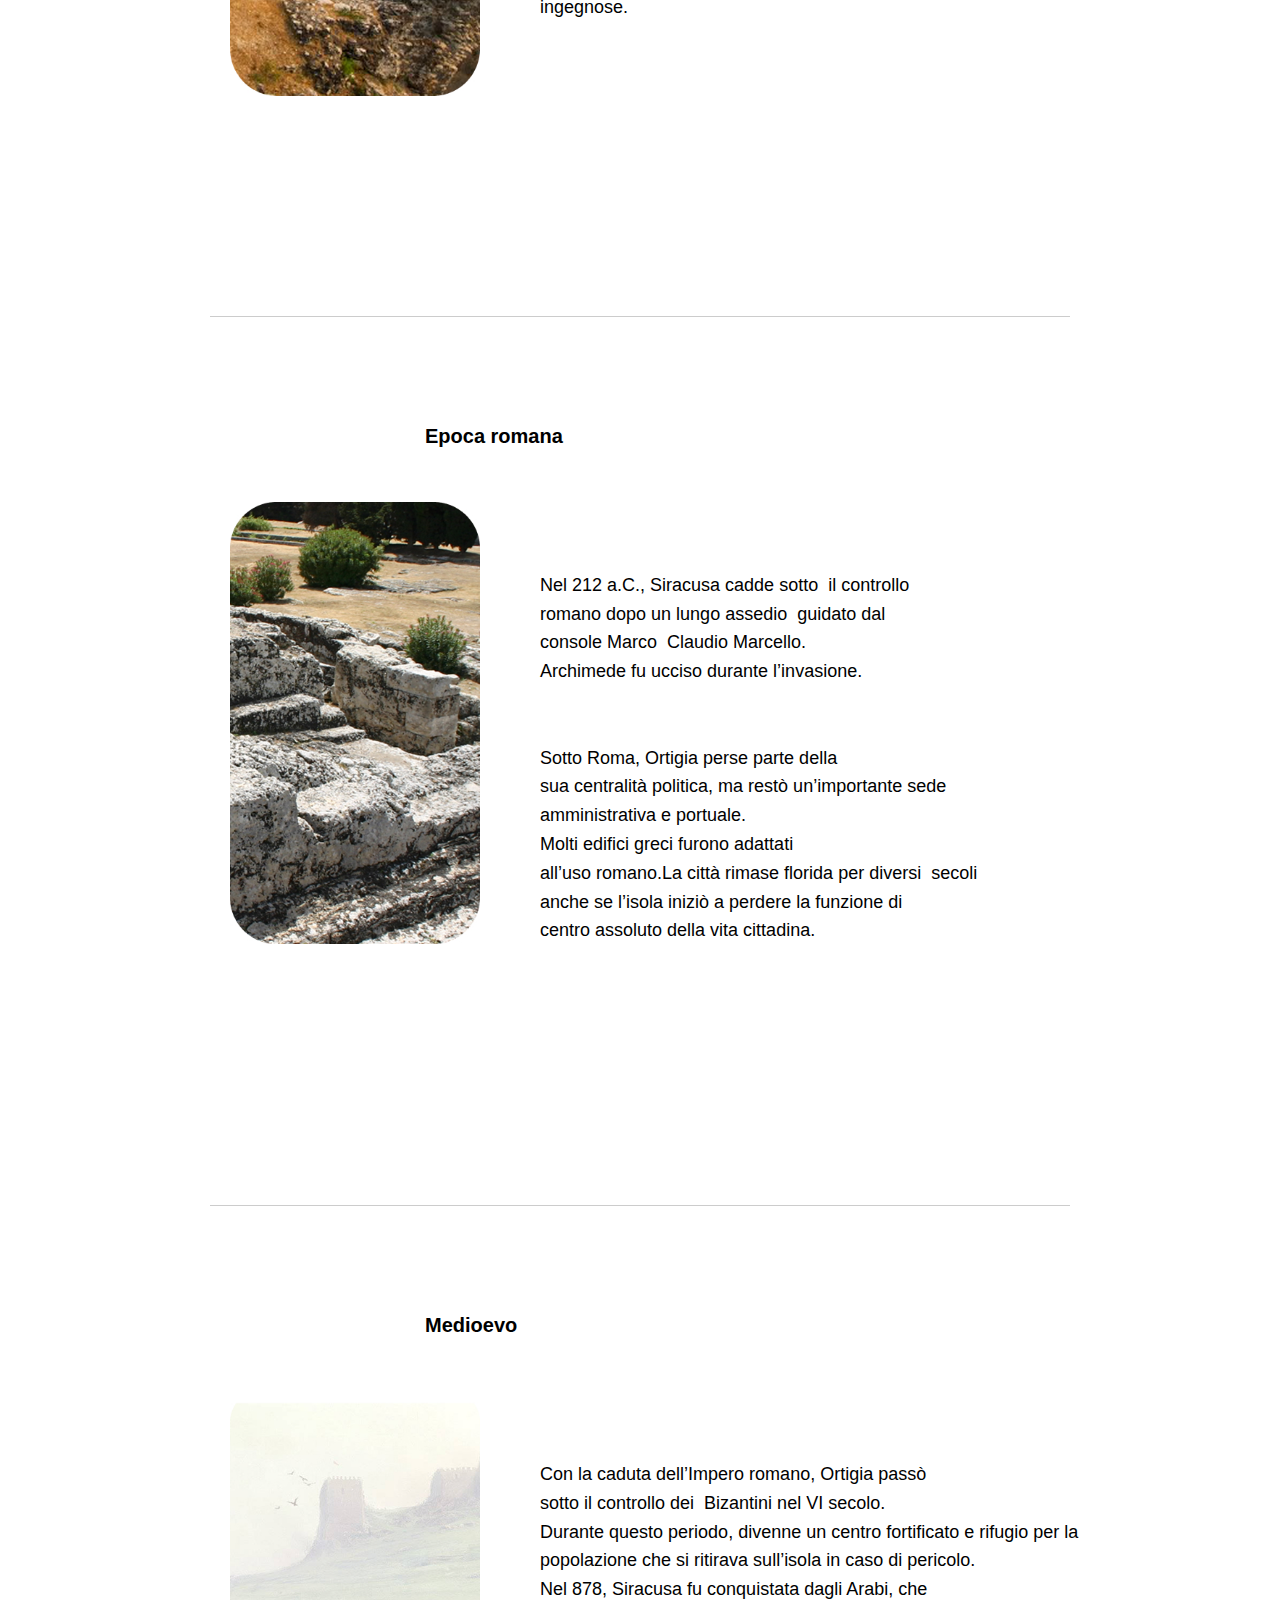
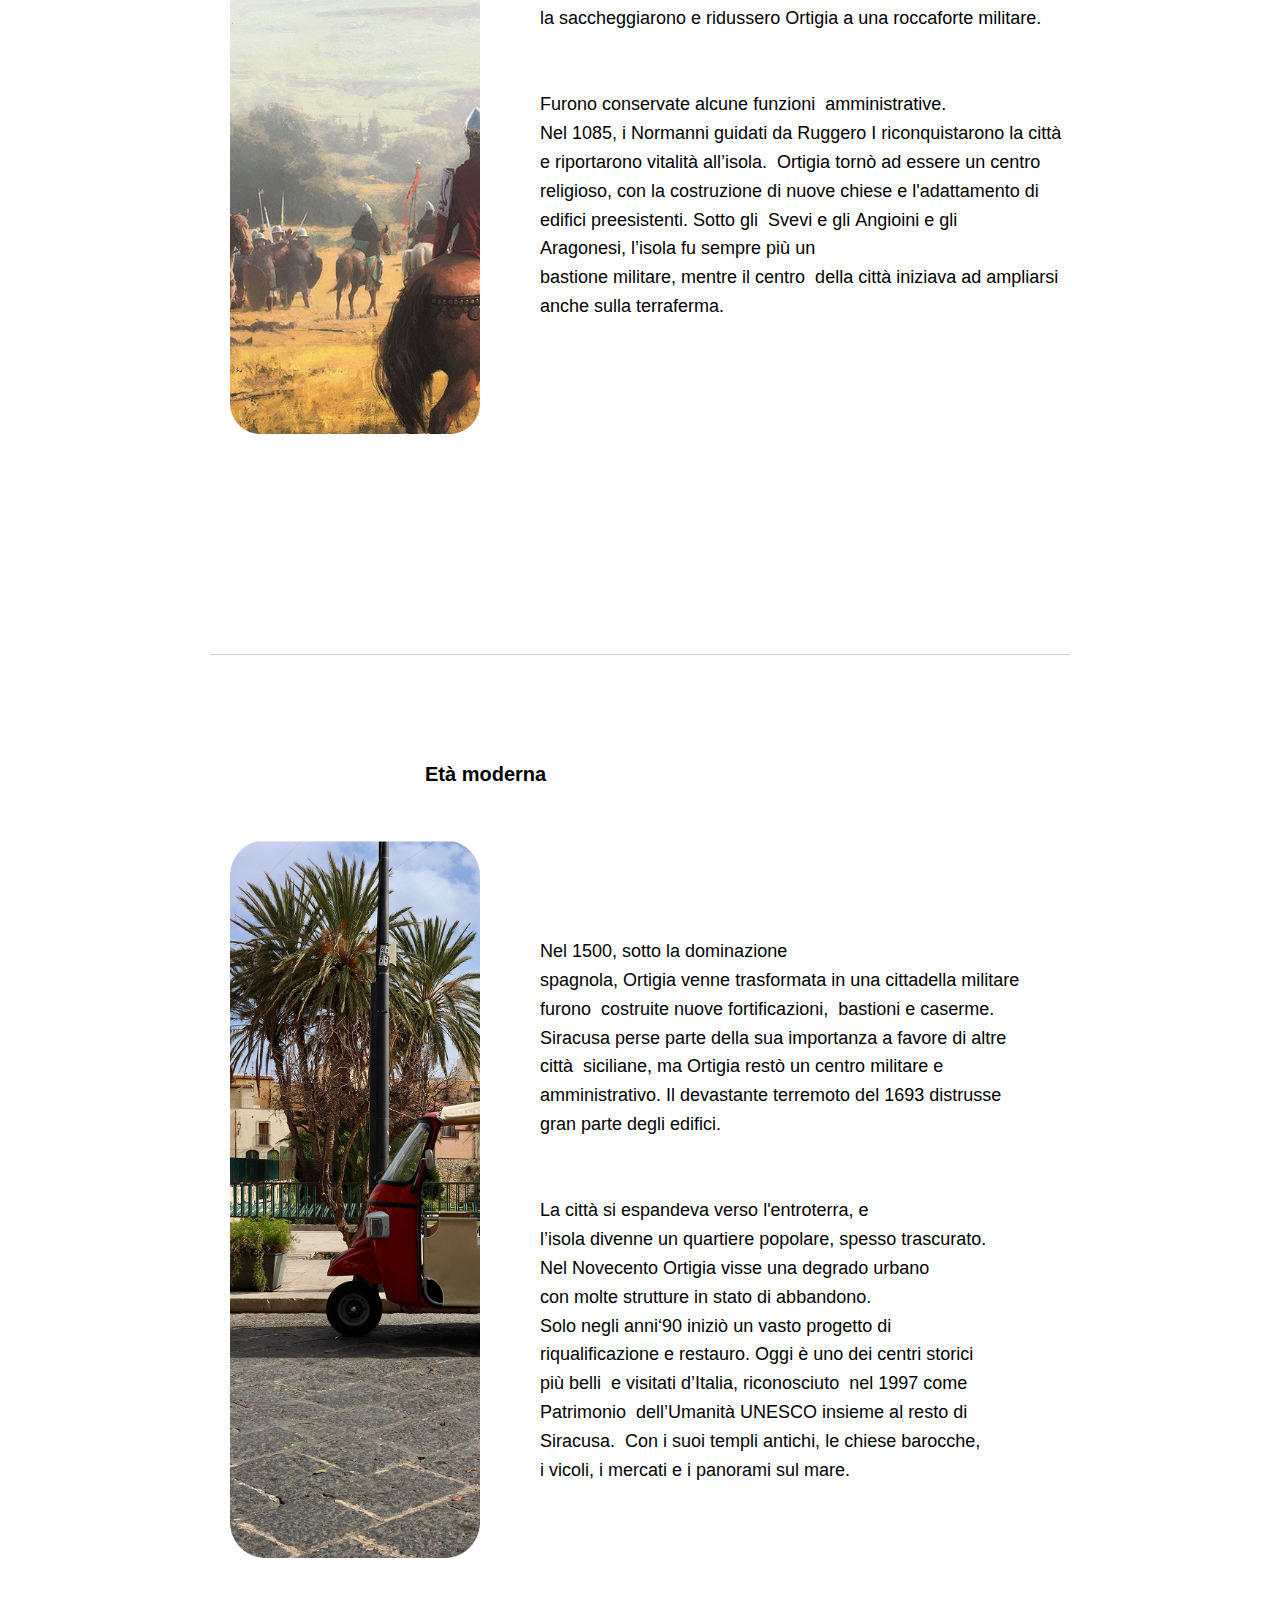
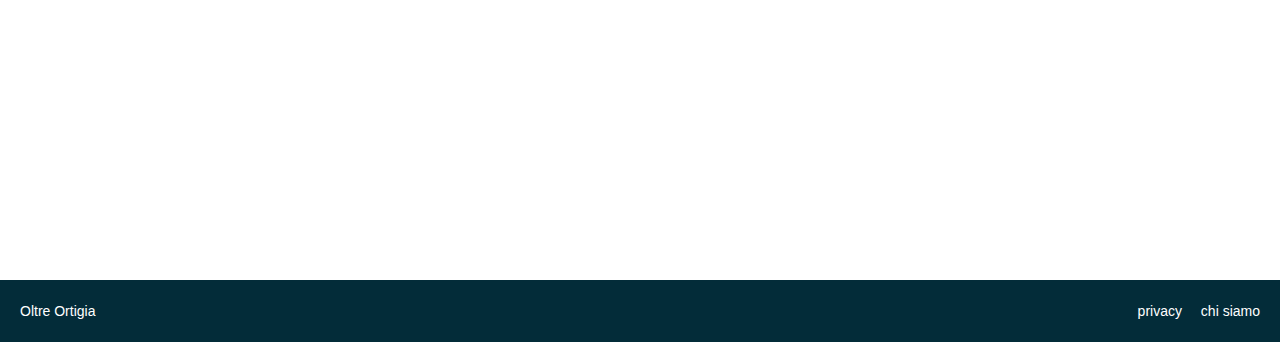
<file: storia.html>
<!DOCTYPE html>
<html lang="it">
<head>
  <meta charset="UTF-8" />
  <meta name="viewport" content="width=device-width, initial-scale=1.0" />
  <title>Storia - Oltre Ortigia</title>
  <link rel="stylesheet" href="css/style.css" />
</head>
<body>
  <header>
    <div class="container">
      <h1><a href="index.html">Oltre Ortigia</a></h1>
  
      <nav>
        <ul>
          <li><a href="index.html">home</a></li>
          <li><a href="storia.html">storia</a></li>
          <li><a href="esperienze.html">esperienze</a></li>
          <li><a href="itinerario.html">itinerario</a></li>
          <li><a href="monumenti.html">monumenti</a></li>
          <li><a href="come arrivare.html">come arrivare</a></li>
        </ul>
      </nav>
    </div>
  </header>

  <section class="hero-image">
    <img src="img/mateusz-butkiewicz-HbYeCQKJ530-unsplash 1.jpg" alt="Immagine Pagina 1">
  </section>


  <main class="content">
    <section class="block">
      <h2>Le origini antiche</h2>
      <div class="text-img">
        <img src="img/immagine.jpg" alt="Teatro greco antico" />
        <p>
            <br>
          L’isola di Ortigia è la culla di Siracusa, fondata nel 734 a.C.dai coloni greci provenienti da 
Corinto. Qui sorse il primo insediamentourbano, scelto per la sua posizione 
strategica facilmente difendibile, con acqua dolce (la Fonte Aretusa) è un porto naturale. <br>
<br>
<br>



Ortigia fu il centro religioso e
politico della città.
In questo periodo vennero costruiti 
il Tempio di Apollo, il più antico tempio dorico di Sicilia, e il Tempio di Atena, trasformato 
nel Duomo. Nel V secolo a.C., sotto Gelone, Siracusa divenne una delle città più potenti del Mediterraneo, Ortigia era il cuore pulsante di
questa grandezza.
Archimede, nato qui nel 287 a.C., contribuì alla difesa della città 
durante l’assedio romano con le
sue invenzioni ingegnose.
        </p>
      </div>
    </section>

    <hr />

    <section class="block">
      <h2>Epoca romana</h2>
      <div class="text-img">
        <img src="img/image 10.jpg" alt="Rovine romane" />
        <p> <br>
          
            Nel 212 a.C., Siracusa cadde sotto 
il controllo
romano dopo un lungo assedio 
guidato dal console Marco 
Claudio Marcello. 
Archimede fu ucciso durante l’invasione.
<br>
<br>
<br>




Sotto Roma, Ortigia perse parte della sua centralità politica, ma restò
un’importante sede
amministrativa e portuale. 
Molti edifici greci furono adattati 
all’uso romano.La città rimase florida per diversi 
secoli anche se l’isola iniziò a perdere la funzione di
centro assoluto della vita cittadina.
        </p>
      </div>
    </section>

    <hr />

    <section class="block">
      <h2>Medioevo</h2>
      <div class="text-img">
         <img src="img/image 11.jpg" alt="Medioevo" />
        <p><br>

          Con la caduta dell’Impero romano,
Ortigia passò sotto il controllo dei 
Bizantini nel VI secolo. 
Durante questo periodo, divenne un centro fortificato e rifugio per la
popolazione che si ritirava sull’isola
in caso di pericolo.
Nel 878, Siracusa fu conquistata dagli Arabi, che la saccheggiarono e
ridussero Ortigia a una roccaforte
militare.
<br>
<br>
<br>



Furono conservate alcune funzioni 
amministrative. Nel 1085, i Normanni guidati da Ruggero I riconquistarono la città 
e riportarono vitalità all’isola. 
Ortigia tornò ad essere un centro 
religioso, con la costruzione di
nuove chiese e l'adattamento di
edifici preesistenti. Sotto gli 
Svevi e gli Angioini e gli 
Aragonesi, l’isola fu sempre più un bastione militare, mentre il centro 
della città iniziava ad ampliarsi 
anche sulla terraferma.
        </p>
      </div>
    </section>

    <hr />

    <section class="block">
      <h2>Età moderna</h2>
      <div class="text-img">
        <img src="img/image.jpg" alt="Medioevo" />
        <p> <br>
            <br>

         Nel 1500, sotto la dominazione 
spagnola, Ortigia venne trasformata in una cittadella militare furono 
costruite nuove fortificazioni, 
bastioni e caserme. 
Siracusa perse parte della sua
importanza a favore di altre città 
siciliane, ma Ortigia restò un centro
militare e amministrativo.
Il devastante terremoto del 1693 distrusse gran parte degli edifici. 
<br>
<br>
<br>





La città si espandeva verso l'entroterra, e 
l’isola divenne un quartiere popolare, spesso trascurato. Nel Novecento Ortigia visse una
degrado urbano con molte strutture in stato di
abbandono.
Solo negli anni‘90 iniziò un vasto
progetto di riqualificazione e restauro. 
Oggi è uno dei centri storici più belli 
e visitati d’Italia, riconosciuto 
nel 1997 come Patrimonio 
dell’Umanità UNESCO insieme
al resto di Siracusa. 
Con i suoi templi antichi, le chiese
barocche, i vicoli, i mercati e i
panorami sul mare.
        </p>
      </div>
    </section>
  </main> <br>
  <br>
  <br>
  <br>

  <footer>
    <div class="container">
      <span>Oltre Ortigia</span>
      <div>
        <a href="#">privacy</a>
        <a href="index.html">chi siamo</a>
      </div>
    </div>
  </footer>
</body>
</html>
</file>
<file: css/style.css>
* {
  margin: 0;
  padding: 0;
  box-sizing: border-box;
}



body {
  font-family: Arial, Helvetica, sans-serif;
  background-color: #fff;
  color: #000;
  line-height: 1.6;
 
}



header {
  background-color: #032C39;
  color: white;
  padding: 20px 20px;
  margin-bottom: 0;
  max-width: 100%;
  overflow: hidden;
  
}

header .container {
  display: flex;
  justify-content: space-between;
  align-items: center;
  overflow: hidden;

}

.container h1 {
  font-size: 14px;
  font-weight: 300;
  font-family: Arial, Helvetica, sans-serif;
}

h1 a {
  text-decoration: none;
  color: white;
}

nav ul {
  list-style: none;
  display: flex;
  gap: 40px;
}

nav a {
  text-decoration: none;
  color: white;
  font-size: 14px;
  font-weight: 100;
  font-family: Arial, Helvetica, sans-serif;
}

nav a:hover {
  text-decoration: underline;
  color: #ccc;
}




.hero-image {
  max-width: 100%;
  padding-bottom: 40px;
  width: 100vw;
  height: 100%;
  overflow: hidden;
  display: block

}



.hero-text {
  position: absolute;
  top: 50%;
  left: 30%;
  transform: translateY(-30%);
  color: white;
  z-index: 2;
  font-family: Arial, Helvetica, sans-serif;
 
}


.hero-text h1 {
  font-size: 50px;
  margin-bottom: 2px;
  font-family: Arial, Helvetica, sans-serif;
}


.hero-text p {
  font-size: 24px;
  font-family: Arial, Helvetica, sans-serif;
}
 
.titolo {
  text-align: left;
  font-size: 28px;
  font-weight: bold;
  margin-bottom: 40px;
  margin-top: 40px;
  margin-left: 80px;
  padding-top: 40px;
}

.experience-text p {
  margin-bottom: 1em;
  line-height: 1.6;
  margin-left: 80px;
  font-size: 18px;
}


.experience {
  margin-top: 3em;
}

.experience h3 {
  color: #032C39;
  margin-bottom: 0.5em;
  font-size: 1.3em;
  margin-left: 80px;
  font-family: Arial, Helvetica, sans-serif;

}

.experience p {
  margin-bottom: 1em;
  line-height: 1.6;
  margin-left: 80px;
  font-family: Arial, Helvetica, sans-serif;
  font-size: 18px;
}

.experience img {
  height: 400px;
  width: 700px;
  margin-top: 1em;
  border-radius: 10px;
  margin-left: 80px;
  margin-right: 80px;
  padding: 20px;
  margin-bottom: 90px;
 
}

 
.images-row {
  display: flex;
  gap: 10px;
  margin-top: 10px;
  flex-wrap: wrap;
  margin-left: 150px;

}

.images-row img {
  width: 270px;
  max-width: 100%;
  border-radius: 5px;
  margin-right: 20px;
  padding-bottom: 100px;
}







main {
  max-width: 900px;
  margin: 2em auto;
  padding: 0 1em;
}

.intro h2, h2 {
  font-size:  22px;
  margin-bottom: 2em;
  text-align: center;
}

.intro p {
  margin-top: 20px;
  margin-bottom: 15px;
  font-size: 18px;
  line-height: 1.6;
}
section.perche {
  margin-bottom: 15px;
  font-size: 18px;
  line-height: 1.6;

}



.content {
  max-width: 900px;
  margin: 60px auto;
  padding: 0 20px;
}

.block {
  margin-bottom: 200px;
  
  
  
}

.block h2 {
  font-size: 20px;
  font-weight: bold;
  margin-bottom: 10px;
  margin-top: 5%;
  margin-left: 25%;
  padding-top: 60px;
  text-align: left;
 
}


.text-img {
  display: flex;
  gap: 20px;
  align-items: flex-start;
  max-width: 1000px;
  margin: auto;
  font-family: Arial, Helvetica, sans-serif;
  padding: 20px;
}

.text-img img {
  width: 250px;
  height: auto;
  border-radius: 10px;
}

.titolo-sezione {
  text-align: center;
  font-size: 24px;
  margin-bottom: 30px;
  font-weight: bold;
  padding-left: 110px;
}

.text-img p {
  flex: 1;
  font-size: 15px;
  padding: 40px;
  font-size: 18px;
  
}
.text-img1 .text-img2 {
  line-height: 1.6;
  margin-bottom: 40px;
  margin: 0;
  
}
.testo {
  flex: 1;
}


hr {
  border: none;
  border-top: 1px solid #ccc;
  margin: 40px 0;
}


.images-row {
  display: flex;
  gap: 10px;
  margin-top: 40px;
  flex-wrap: wrap;
  margin-left: 200px;

}

.images-row img {
  width: 270px;
  max-width: 100%;
  border-radius: 5px;
  margin-right: 20px;
  padding-bottom: 100px;
}

 
.intro {
  margin-bottom: 40px;
  text-align: left;
  align-items: flex-start;

}

.intro h2 {
  font-size: 30px;
  text-align: left;
  align-items: flex-start;
  padding-top: 50px;
}



.intro p {
  margin-bottom: 10px;
  line-height: 1.6;
  text-align: left;
  align-items: flex-start;
  padding-bottom: 50px;
}


.section {
  margin-bottom: 8px;
  font-size: 22px;
  padding-top: 40px;
}



.section-content p {
  margin-top: 0;
  line-height: 1.6;
  margin-left: 210px;
  font-size: 18px;
  padding-bottom: 40px;
  
}




.card-sezione {
  display: flex;
  flex-direction: row-reverse;
  align-items: flex-start;
  gap: 20px;
  margin: 130px -40px 100px 0;
  margin-right: 100px;

}

.card-text {
  flex: 1;
  text-align: left;
  font-size: 18px;
  line-height: 1.5;
  margin: 7px;
}

.card {
  flex: 1;
  display: flex;
  flex-direction: column;
  align-items: center;
}

.card img {
  border-radius: 15px;
  width: 100%;
  max-width: 280px;
  height: auto;
  margin: 10px 0 15px;
  transition: all 0.3s ease;
  box-shadow: 0 0 0 rgba(0, 0, 0, 0);

}

.card:hover img {
  transform: scale(1.03);
  box-shadow: 0 8px 16px rgba(0, 0, 0, 0.2);
}

.card:active img {
  transform: scale(0.98);
  box-shadow: 0 0 0 3px rgba(0, 119, 204, 0.4);
}

.card button {
  background-color: #003845;
  color: white;
  border: none;
  padding: 10px 20px;
  font-size: 12px;
  border-radius: 20px;
  cursor: pointer;
  transition: all 0.2s ease-in-out;
}

.card button:hover {
  box-shadow: 0 4px 12px rgba(0, 0, 0, 0.2);
  transform: scale(1.03);
}

.card button:active {
  box-shadow: 0 0 0 3px #005fa3 inset;
  transform: scale(0.98);
}


.step, .section-number {
  display: flex;
  align-items: flex-start;
  gap: 1em;
  margin-bottom: 2.5em;
  margin-left: 100px;
}


.step {
    display: flex;
    align-items: flex-start;
    gap: 1em;
    margin-bottom: 2.5em;
    margin-left: 5px;
  }


.number-circle {
  background-color: #032C39;
  color: white;
  border-radius: 50%;
  width: 32px;
  height: 32px;
  display: flex;
  justify-content: center;
  align-items: center;
  font-weight: bold;
  font-size: 1em;
  aspect-ratio: 1 / 1;
}

.step h3, .section-title {
 
  font-weight: bold;
  font-size: 20px;
  color: #003049;
  margin-bottom: 30px;
 
  
}

.section-content p, .step p {
  margin-bottom: 0px;
  line-height: 1.6;
  text-align: left;
  font-size: 18px;
 
}


.section-title {
  font-weight: bold;
  font-size: 1.1em;
  margin-left: 56px;
  margin-bottom: 5px;
}

.step p, .step ul, .step ol {
  margin-bottom: 0.5em;
  line-height: 1.6;
  font-size: 18px;
}

.step ul, .step ol {
  padding-left: 1em;
}






.monumenti {
  display: flex;
  flex-direction: column;
  gap: 20px;
 
}

.monumento {
  display: flex;
  align-items: flex-start;
  gap: 30px;
  
  
  
}


.monumento img {
  width: 250px;
  height: auto;
  border-radius: 10px;
  object-fit: cover;
  margin-left: 0;
  margin-top: 40px;
  margin-bottom: 100px;
}

.monumento h3 {
  margin-bottom: 40px;
  margin: 0px;
  font-size: 16px;
  text-align: left;
  margin-left: 35px;
  margin-top: 10px;
}

.monumento p{
  margin-left: 35px;
  text-align: left;
  margin-top: 20px;
  padding-bottom: 40px;
  
  
}

main h2 {
  font-size: 24px;
  margin-top: 40px;
  margin-bottom: 40px;
  padding-bottom: 20px;
}

.container p {
  margin-bottom: 60px;
  padding-bottom: 0px;
  text-align: left;
  font-size: 18px;
  
}


main h2 {
  font-size: 24px;
  margin-top: 40px;
  margin-bottom: 40px;
  padding-top: 40px;
}



.map {
  text-align: center;
  margin-top: 3em;
  padding-bottom: 40px;
  margin-bottom: 100px;
}

.map img {
  max-width: 100%;
  border-radius: 10px;
  margin-bottom: 0.5em;
}



footer {
  background-color: #032C39;
  color: white;
  padding: 20px;
  font-size: 14px;
}

footer .container {
  display: flex;
  justify-content: space-between;
  align-items: center;
}

footer a {
  color: white;
  text-decoration: none;
  margin-left: 15px;
}



@media (max-width: 600px) {
 
  header .container {
    flex-direction: column;
    align-items: flex-start;
    padding: 10px;
  }
  nav ul {
    flex-direction: column;
    gap: 10px;
  }
  .container h1 {
    font-size: 20px;
  }
  nav a {
    font-size: 16px;
  }
}



@media (max-width: 600px) {
 
  .hero-image img {
    width: 100%;
    height: auto;
    display: block;
  }
  .hero-text {
   
    margin-top: 70px;
    padding: 0px;
    text-align: left;
     
  }
  .hero-text h1 {
    font-size: 28px;
    line-height: 1.2;
  }
  .hero-text p {
    font-size: 16px;
    margin-top: 5px;
  }
}


@media (max-width: 600px) {
 
  .titolo,
  main h2,
  .block h2,
  .titolo-sezione,
  .section-title {
    font-size: 20px;
    margin: 20px 10px;
    padding: 0;
    text-align: left;
  }

 
  .intro h2,
  h3,
  h4 {
    font-size: 18px;
    margin: 15px 10px;
  }


  p,
  .intro p,
  .experience-text p,
  .experience p,
  .section-content p,
  .text-img p,
  .perche,
  .step p {
    font-size: 16px;
    line-height: 1.4;
    margin: 10px 10px;
    padding: 0;
    text-align: justify;
  }
}


@media (max-width: 600px) {



  .text-img {
    display: flex;
    flex-direction: column;
    align-items: center;
  }
  .text-img img {
    order: 0;
    margin-bottom: 10px;
  }
  .text-img .testo {
    order: 1;
  }

  
  .card-sezione {
    display: flex;
    flex-direction: column;
    align-items: center;
    gap: 10px;
    margin: 20px 0;
  }
  .card-sezione .card {
    order: 0;
    width: 100%;
    text-align: center;
    margin-bottom: 15px;
  }
  .card-sezione .card-text {
    order: 1;
    width: 100%;
  }
}

@media (max-width: 600px) {

  .content,
  .content .block {
    margin: 0 ;
    padding: 0 10px ;
  }

  .block h2 {
    margin: 15px 0 10px ;
    padding: 0 ;
    font-size: 20px;
    text-align: center;
  }

  .text-img {
    flex-direction: column ;
    align-items: center ;
    gap: 10px ;
    padding: 0 10px ;
  }


  .text-img1,
  .text-img2,
  .text-img1 p,
  .text-img2 p {
    margin: 0 0 10px ;
    padding: 0 ;
    font-size: 16px ;
    line-height: 1.4 ;
    text-align: justify ;
  }

  
  .testo p {
    margin: 0 0 10px ;
    padding: 0 ;
    text-align: justify ;
  }

  
  hr {
    margin: 1em 0 ;
  }
}



@media (max-width: 600px) {
  .experience {
    display: flex;
    flex-direction: column;
    align-items: center;
    padding: 0 10px;
    margin: 20px 0;
  }
  .experience img {
    order: -1;            
    width: 100%;          
    height: auto;
    margin: 0 0 10px;     
    padding: 0;
  }
  .experience h3,
  .experience p {
    order: 0;            
    width: 100%;
    margin: 5px 0;
    text-align: center;   
  }
}


@media (max-width: 600px) {
  
  .section {
    display: flex;
    flex-direction: column;
    padding: 20px 10px;
    margin: 10px 0;
  }
  
  .section-number {
    display: flex;
    flex-direction: row;
    align-items: center;
    gap: 10px;
    margin-bottom: 10px;
  }
  .number-circle {
    width: 30px;
    height: 30px;
    font-size: 0.9em;
  }
  .section-title {
    font-size: 18px;
    font-weight: bold;
  }
  .section-content {
    display: flex;
    flex-direction: column;
    gap: 10px;
  }
  .section-content p {
    margin: 0;
    padding: 0;
    font-size: 16px;
    line-height: 1.4;
    text-align: justify;
  }
 





.section-content .images-row,
.images-row {
  display: flex;
  flex-wrap: wrap;
  justify-content: space-between;
  margin: 10px 0;
}
.section-content .images-row img,
.images-row img {
  flex: 0 0 48%;   
  width: 48%;       
  margin-bottom: 10px;
}

.section-content .images-row,
.images-row {
  display: flex ;
  flex-wrap: wrap ;
  justify-content: space-between ;
  margin: 10px 0 ;
  padding: 0 ;
}

.section-content .images-row img,
.images-row img {
  flex: 0 0 48% ;    
  width: 48% ;       
  margin: 0 ;       
}






@media (max-width: 600px) {
  .monumenti .monumento {
    display: flex ;
    flex-direction: column ;
    align-items: center ;
    text-align: center ;
    margin: 20px 10px ;
  }
  .monumenti .monumento img {
    order: 0 ;
    width: 100% ;
    height: auto ;
    margin: 0 0 10px ;
    padding: 0 ;
  }
  .monumenti .monumento h3 {
    order: 1 ;
    font-size: 18px ;
    margin: 5px 0 ;
    padding: 0 10px ;
  }
  .monumenti .monumento p {
    order: 2 ;
    font-size: 16px ;
    line-height: 1.4 ;
    margin: 0 0 15px ;
    padding: 0 10px ;
  }
}
}
</file>
